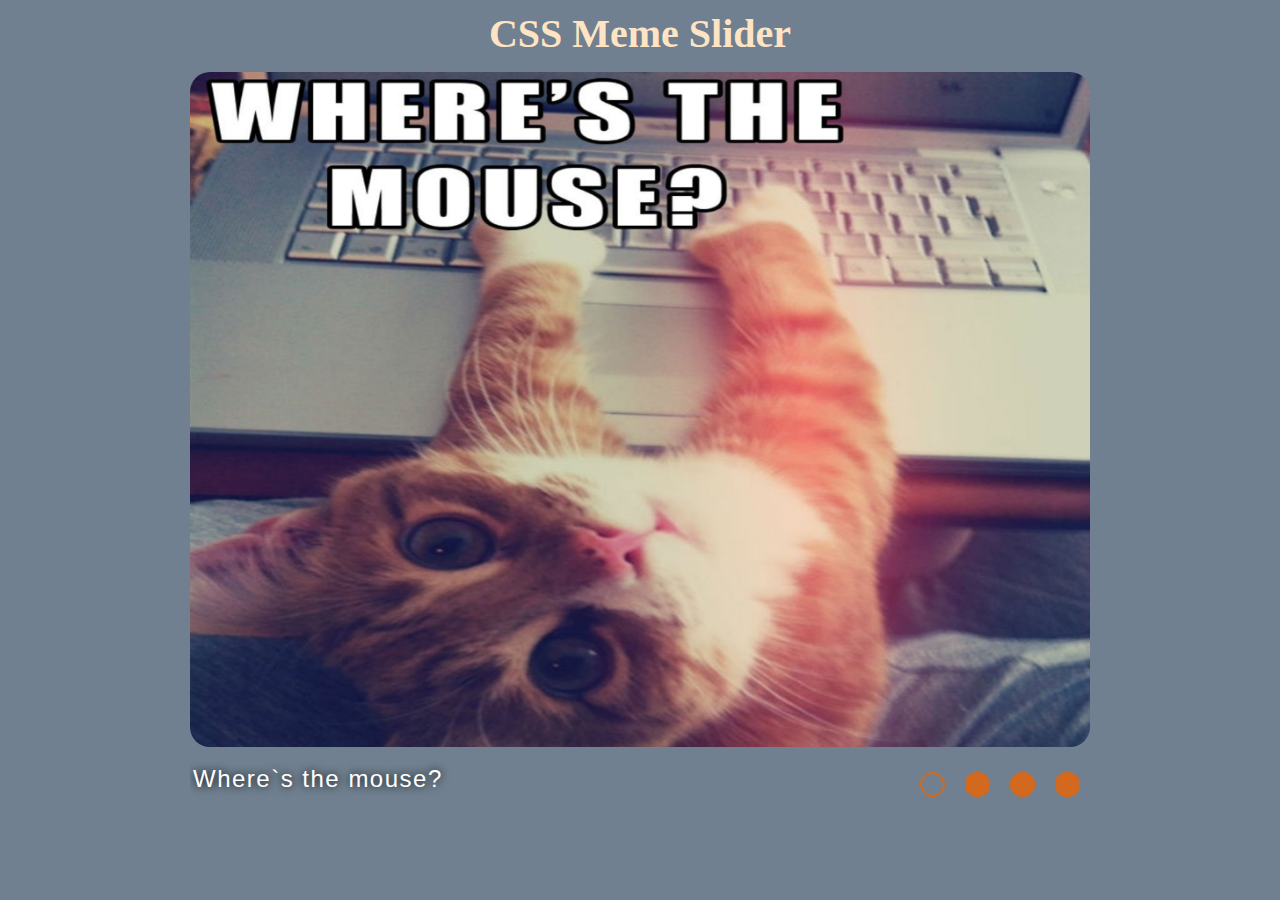
<file: cssMemeSlider/index.html>
<!DOCTYPE html>
<html lang="en">

<head>
  <meta charset="UTF-8">
  <meta http-equiv="X-UA-Compatible" content="IE=edge">
  <meta name="viewport" content="width=device-width, initial-scale=1.0">
  <title>CSS Meme Slider</title>
  <link rel="stylesheet" href="style.css">
</head>

<body>
  <div class="container">
    <div class="content-wrapper">
      <h1>CSS Meme Slider</h1>
      <div class="input-wrapper">
        <input class="input" type="radio" name="control" id="slide1" checked>
        <label class="label" for="slide1"></label>
        <input class="input" type="radio" name="control" id="slide2">
        <label class="label" for="slide2"></label>
        <input class="input" type="radio" name="control" id="slide3">
        <label class="label" for="slide3"></label>
        <input class="input" type="radio" name="control" id="slide4">
        <label class="label" for="slide4"></label>
      </div>
      <div class="text-wrapper">
        <div class="text__carousel">
          <span class="slide-title slide-title_1">Where`s the mouse?</span>
          <span class="slide-title slide-title_2">FREEZE! Paws Up ): </span>
          <span class="slide-title slide-title_3">Run Forrest, RUN!</span>
          <span class="slide-title slide-title_4">Gandalf, NOOOooooo....</span>
        </div>
      </div>
      <div class="slider-wrapper">
        <div class="slider__carousel">
          <img class="slider__image" src="./images/1.jpg" alt="Where`s the mouse">
          <img class="slider__image" src="./images/2.jpg" alt="She was 18">
          <img class="slider__image" src="./images/3.jpg" alt="Run, Forest, run">
          <img class="slider__image" src="./images/4.jpg" alt="Fly, you fools!">
        </div>
      </div>
    </div>
  </div>
</body>

</html>
</file>
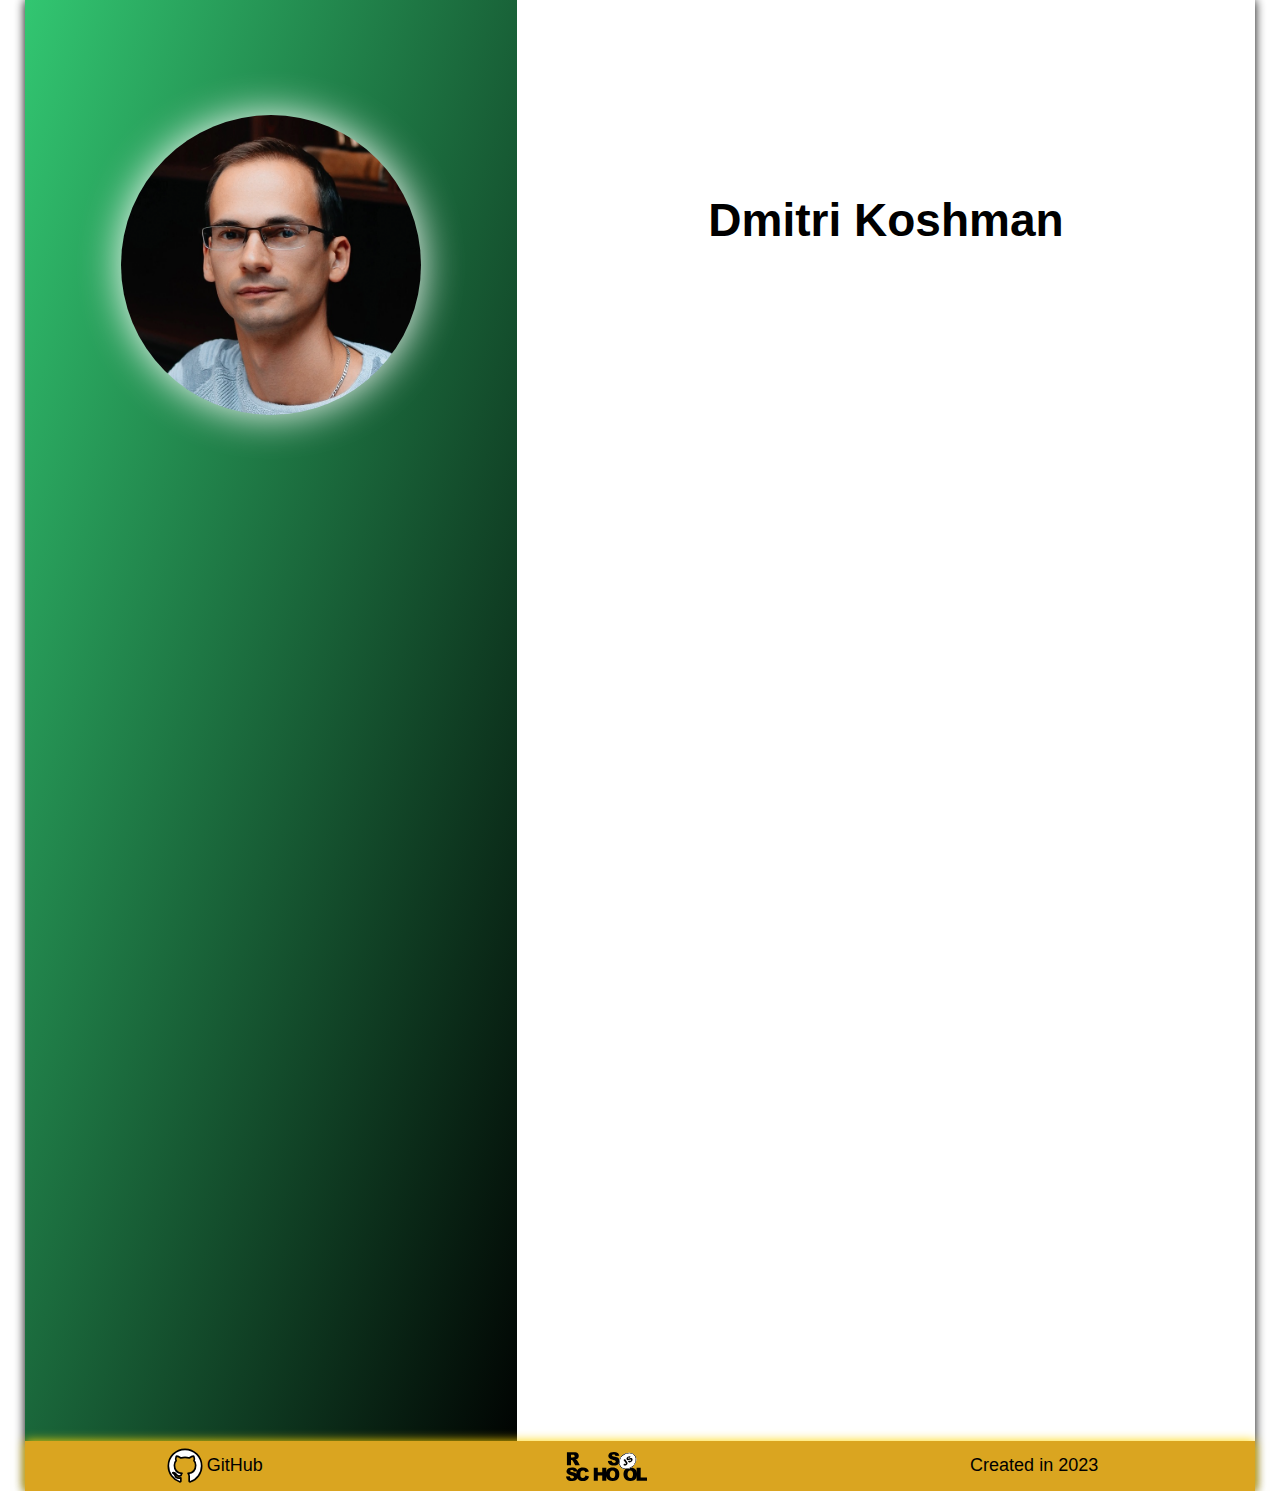
<file: CV/index.html>
<!DOCTYPE html>
<html lang="en">

<head>
    <meta charset="UTF-8">
    <meta http-equiv="X-UA-Compatible" content="IE=edge">
    <meta name="viewport" content="width=device-width, initial-scale=1.0">
    <title>CV</title>
    <link rel="stylesheet" href="src/style.css">
    <script src="src/main.js" defer></script>
</head>

<body>
    <div class="background"></div>
    <!-- NAV -->
    <nav class="nav">
        <ul class="nav-list">
            <li><a class="nav-item" href="#summary">About</a></li>
            <li><a class="nav-item" href="#code">Code</a></li>
            <li><a class="nav-item" href="#education">Education</a></li>
            <li><a class="nav-item" href="#contacts">Contacts</a></li>
            <li><a class="nav-item" href="#skills">Skills</a></li>
            <li><a class="nav-item" href="#experience">Experience</a></li>
            <li><a class="nav-item" href="#lang">Language</a></li>
        </ul>
        <div class="mobileNav">
            <div class="mobileNav-btn"></div>
        </div>
    </nav>
    <!-- HEADER -->
    <header>
        <div class="profile">
            <img class="logo" src="assets/avatar.png" alt="My photo">
        </div>
        <h1>Dmitri Koshman</h1>
    </header>
    <!-- CONTENT -->
    <div class="container">
        <main>
            <!-- SUMMARY -->
            <section class="section" id="summary">
                <h2 class="section-title--right">Summary</h2>
                <p>
                    My passion for programming started at school. I have been trying to design website layouts. However,
                    it remained only a hobby at that time. I decided to build my career in the industrial sector. But
                    the craving for coding remained throughout life.
                </p>
                <p>
                    For 4 years I have been working in the energy sector as an automatization process control engineer.
                    I develop programs for industrial controllers and user interface (HMI, SCADA). I realized that all
                    my life I liked coding, so now I want to change the field of activity. I dedicate my free time to
                    self-studying for the front-end developer profession in every possible way and I hope to become one
                    soon. I have two higher technical educations, a creative mindset, developed self-discipline and
                    self-learning.
                </p>
                <p>
                    From this course I look forward to consolidating my knowledge and acquiring new skills.
                </p>
            </section>
            <!-- CODE -->
            <section class="section" id="code">
                <h2 class="section-title--right">Code example</h2>
                <p>
                    <i>KATA from CODEWARS: You are given an array (which will have a length of at least 3, but could be
                        very large) containing integers. The array is either entirely comprised of odd integers or
                        entirely comprised of even integers except for a single integer N. Write a method that takes the
                        array as an argument and returns this "outlier" N.</i>
                </p>
                <br>
                <pre class="code">
                    <code>
    <span class="code-blue">function</span> <span class="code-lightYellow">findOutlier</span><span class="code-orange">(</span>integers<span class="code-orange">) {</span>
        <span class="code-blue">let</span> evens = integers.<span class="code-lightYellow">filter</span><span class="code-purple">(</span>item <span class="code-blue">=></span> item % <span class="code-green">2</span> === <span class="code-green">0</span><span class="code-purple">)</span>;
        <span class="code-blue">let</span> odds = integers.<span class="code-lightYellow">filter</span><span class="code-purple">(</span>item <span class="code-blue">=></span> item % <span class="code-green">2</span> !== <span class="code-green">0</span><span class="code-purple">)</span>;
        <span class="code-purple">return</span> evens.length > odds.length ? odds<span class="code-purple">[</span>0<span class="code-purple">]</span> : evens<span class="code-purple">[</span>0<span class="code-purple">]</span>;
    <span class="code-orange">}</span></code>
                </pre>
            </section>
            <!-- EDUCATION -->
            <section class="section" id="education">
                <h2 class="section-title--right">Education</h2>
                <ul class="education-list">
                    <li>Belarusian-Russian University
                        <ul class="education-list__inner">
                            <li>Automatic Electric Drivers</li>
                        </ul>
                    </li>
                    <li>Belarusian National Technical University
                        <ul class="education-list__inner">
                            <li>Technical operation of thermal power plants and heat supply systems</li>
                        </ul>
                    </li>
                    <li>Internet
                        <ul class="education-list__inner">
                            <li><a class="refs" href="https://developer.mozilla.org/en-US/docs/Web"
                                    title="MDN">HTML/CSS</a></li>
                            <li><a class="refs" href="https://learn.javascript.ru/"
                                    title="learn.javascript.ru">JavaScript</a></li>
                            <li><a class="refs" href="https://react.dev/" title="react.dev">React</a></li>
                        </ul>
                    </li>
                </ul>
            </section>
        </main>
        <aside>
            <!-- CONTACTS -->
            <section class="section" id="contacts">
                <h2 class="section-title--left">Contact Me</h2>
                <ul class="aside-list aside-list--contacts">
                    <li>
                        <address>Location: Belarus, Mogilev</address>
                    </li>
                    <li>Phone: +375-44-794-94-17</li>
                    <li>E-mail: <a class="refs" href="mailto:i9195be@gmail.com" title="gmail">i9195be@gmail.com</a></li>
                    <li>GitHub: <a class="refs" href="https://github.com/Koshman-Dmitri"
                            title="GitHub">Koshman-Dmitri</a></li>
                    <li>Telegram: <a class="refs" href="https://t.me/dm_kosh" title="telegram">@dm_kosh</a></li>
                </ul>
            </section>
            <!-- SKILLS -->
            <section class="section" id="skills">
                <h2 class="section-title--left">Skills</h2>
                <ul class="aside-list aside-list--skills">
                    <li>HTML5</li>
                    <li>CSS3</li>
                    <li>JavaScript</li>
                    <li>React</li>
                    <li>Git, GitHub</li>
                    <li>Soft skills</li>
                </ul>
            </section>
            <!-- EXPERIENCE -->
            <section class="section" id="experience">
                <h2 class="section-title--left">Experience</h2>
                <p>
                    No experience with commercial project development.<br>
                    Here is an <a class="refs" href="https://koshman-dmitri.github.io/AXIT/" title="AXIT">example</a> of
                    my early work.
                </p>
            </section>
            <!-- LANGUAGE -->
            <section class="section" id="lang">
                <h2 class="section-title--left">Languages</h2>
                <ul>
                    <li>Russian - Native</li>
                    <li>English - Intermediate (B1)</li>
                </ul>
            </section>
        </aside>
    </div>
    <!-- FOOTER -->
    <footer>
        <a class="footer-git" href="https://github.com/Koshman-Dmitri" title="GitHub">GitHub</a>
        <a class="rs-school" href="https://rs.school/js/" title="RS.School"></a>
        <time datetime="2023">Created in 2023</time>
    </footer>
</body>

</html>
</file>
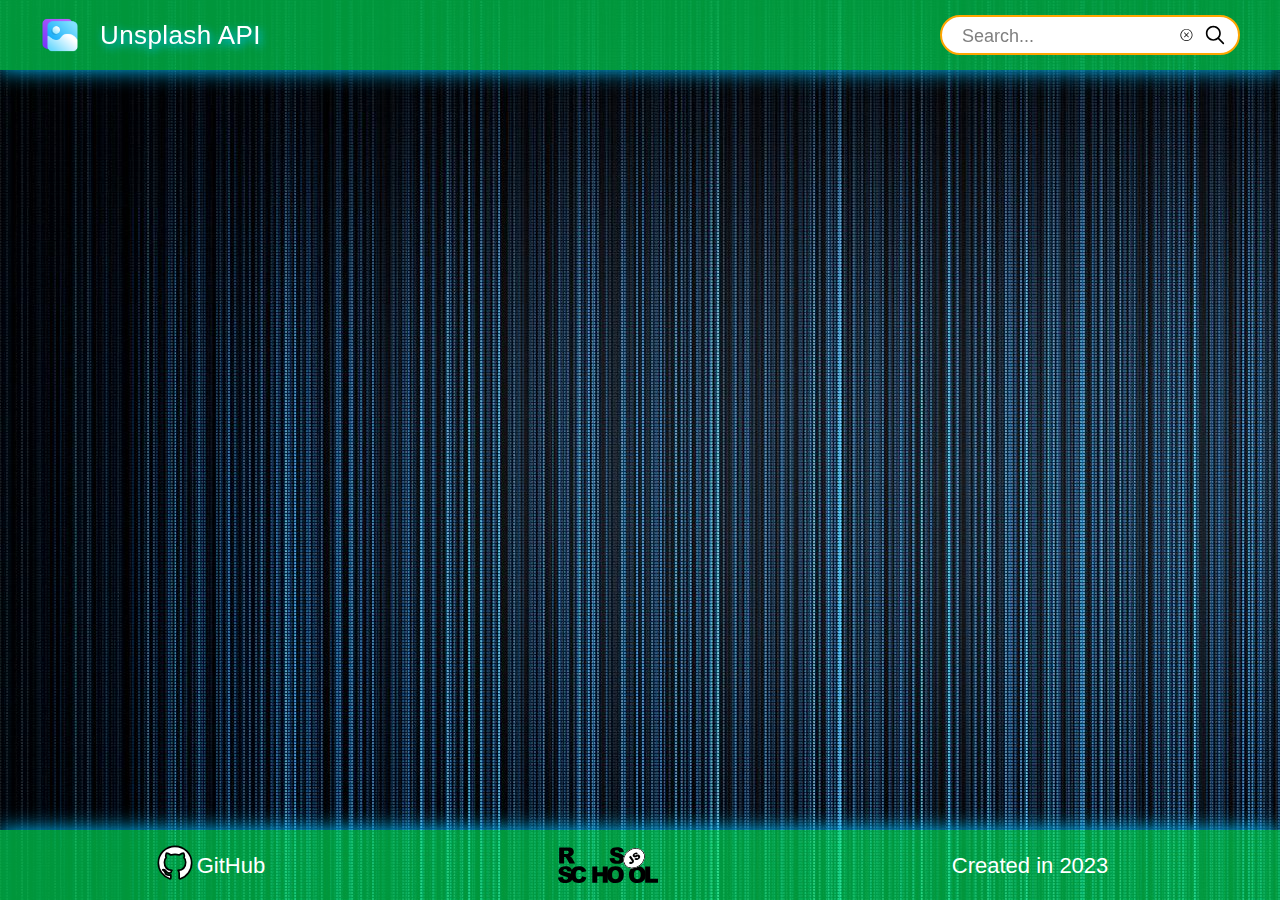
<file: image-gallery/index.html>
<!DOCTYPE html>
<html lang="en">

<head>
  <meta charset="UTF-8">
  <meta http-equiv="X-UA-Compatible" content="IE=edge">
  <meta name="viewport" content="width=device-width, initial-scale=1.0">
  <title>Image gallery</title>
  <link rel="icon" type="image/png" href="favicon16.png" />
  <link rel="stylesheet" href="src/style.css">
  <script src="src/main.js" defer></script>
</head>

<body>
  <!-- HEADER -->
  <header class="header-wrapper">
    <div class="container">
      <div class="header">
        <!-- logo -->
        <div class="logo-wrapper">
          <img class="header__logo" src="assets/logo.png" alt="logo">
          <h1 class="header__title">Unsplash API</h1>
        </div>
        <!-- next page -->
        <div class="page-wrapper">
          <div class="page-stats">
            <span id="total-count"></span>
            <span id="page-count"></span>
          </div>
          <input
            class="filter__next"
            id="next"
            type="button"
            name="search"
            value="Next"
          >
        </div>
        <!-- search -->
        <div class="filter-wrapper">
          <input
            class="filter__input"
            id="search"
            type="text"
            name="search"
            placeholder="Search..."
            autocomplete="off"
            autofocus
          >
          <svg class="filter__icon-search"><use href="assets/sprite.svg#search-icon"></use></svg>
          <svg class="filter__icon-delete"><use href="assets/sprite.svg#delete-icon"></use></svg>
        </div>
      </div>
    </div>
  </header>
  <!-- MAIN -->
  <main class="main-wrapper">
    <div class="container">
      <div class="main"></div>
    </div>
  </main>
  <!-- FOOTER -->
  <footer class="footer-wrapper">
    <div class="container">
      <div class="footer">
        <a class="footer-git" href="https://github.com/Koshman-Dmitri" title="GitHub">GitHub</a>
        <a class="rs-school" href="https://rs.school/js/" title="RS.School"></a>
        <time datetime="2023">Created in 2023</time>
      </div>
    </div>
  </footer>
</body>

</html>
</file>
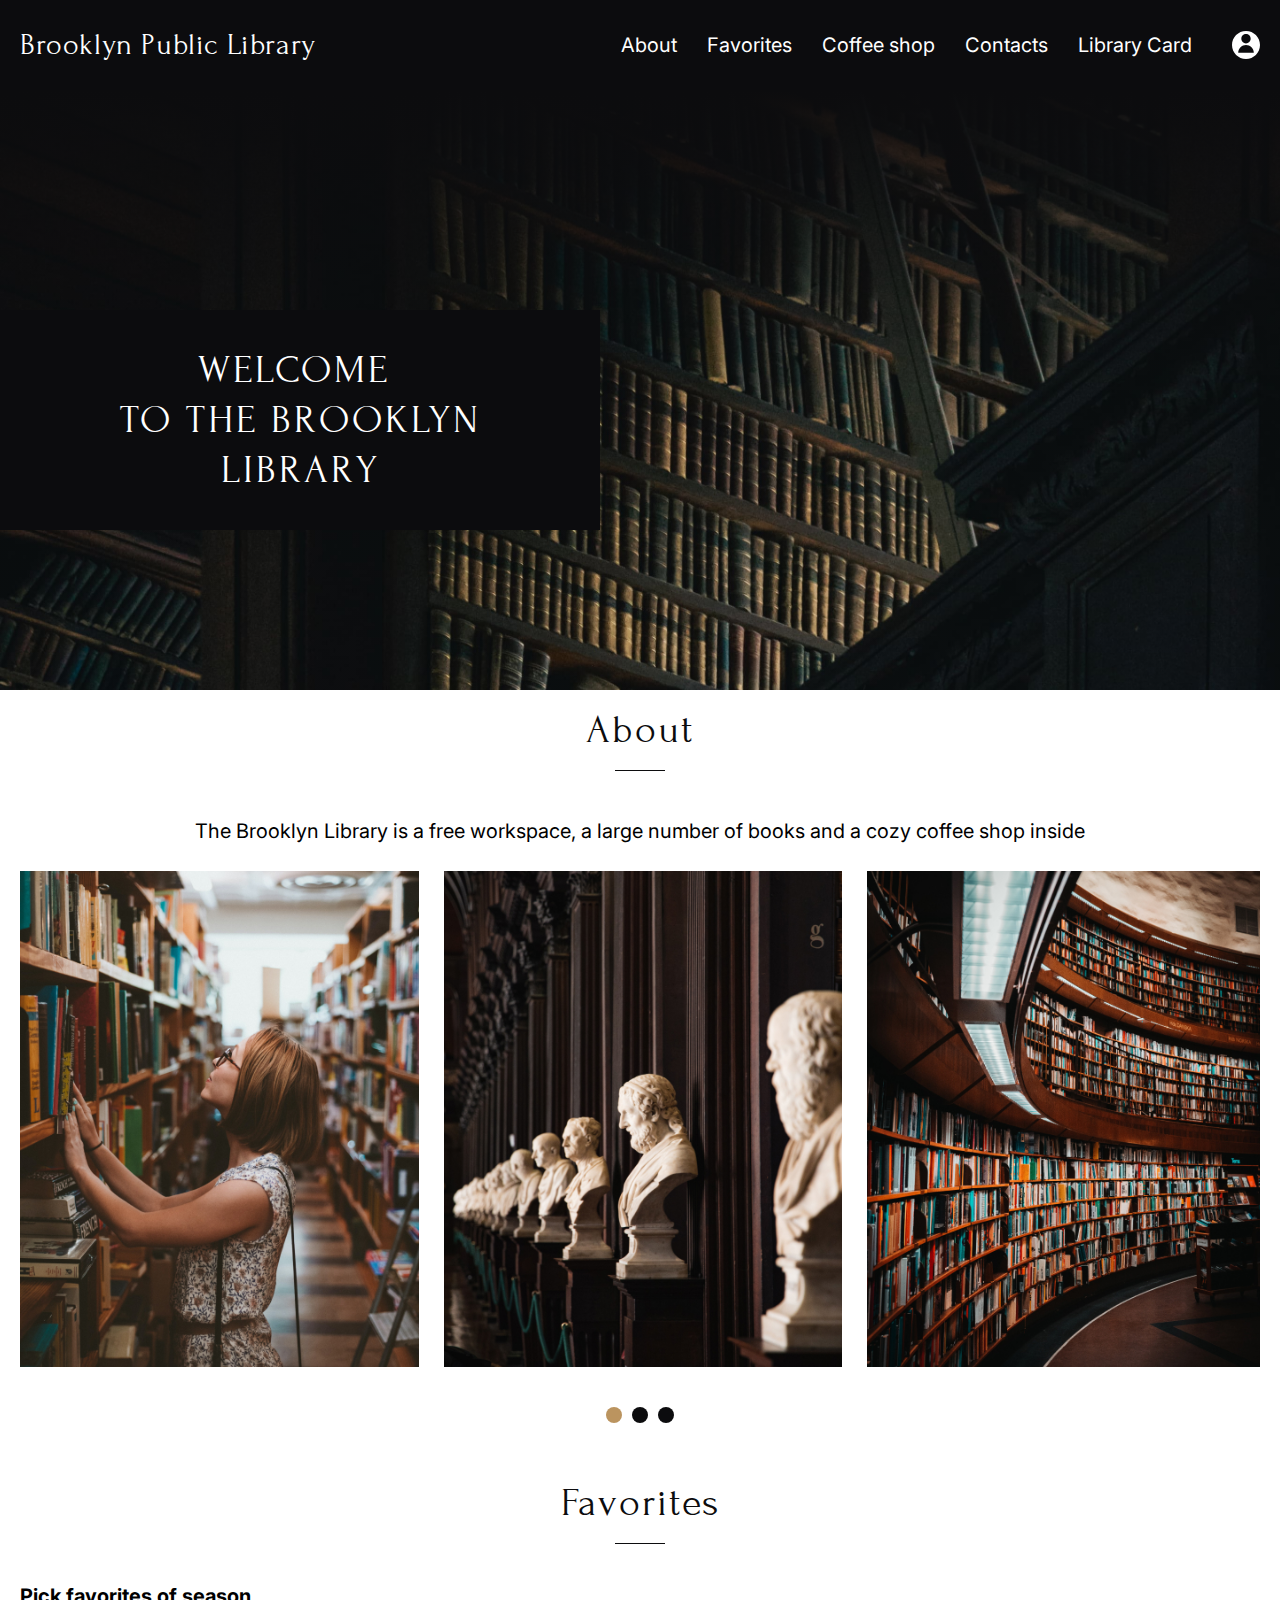
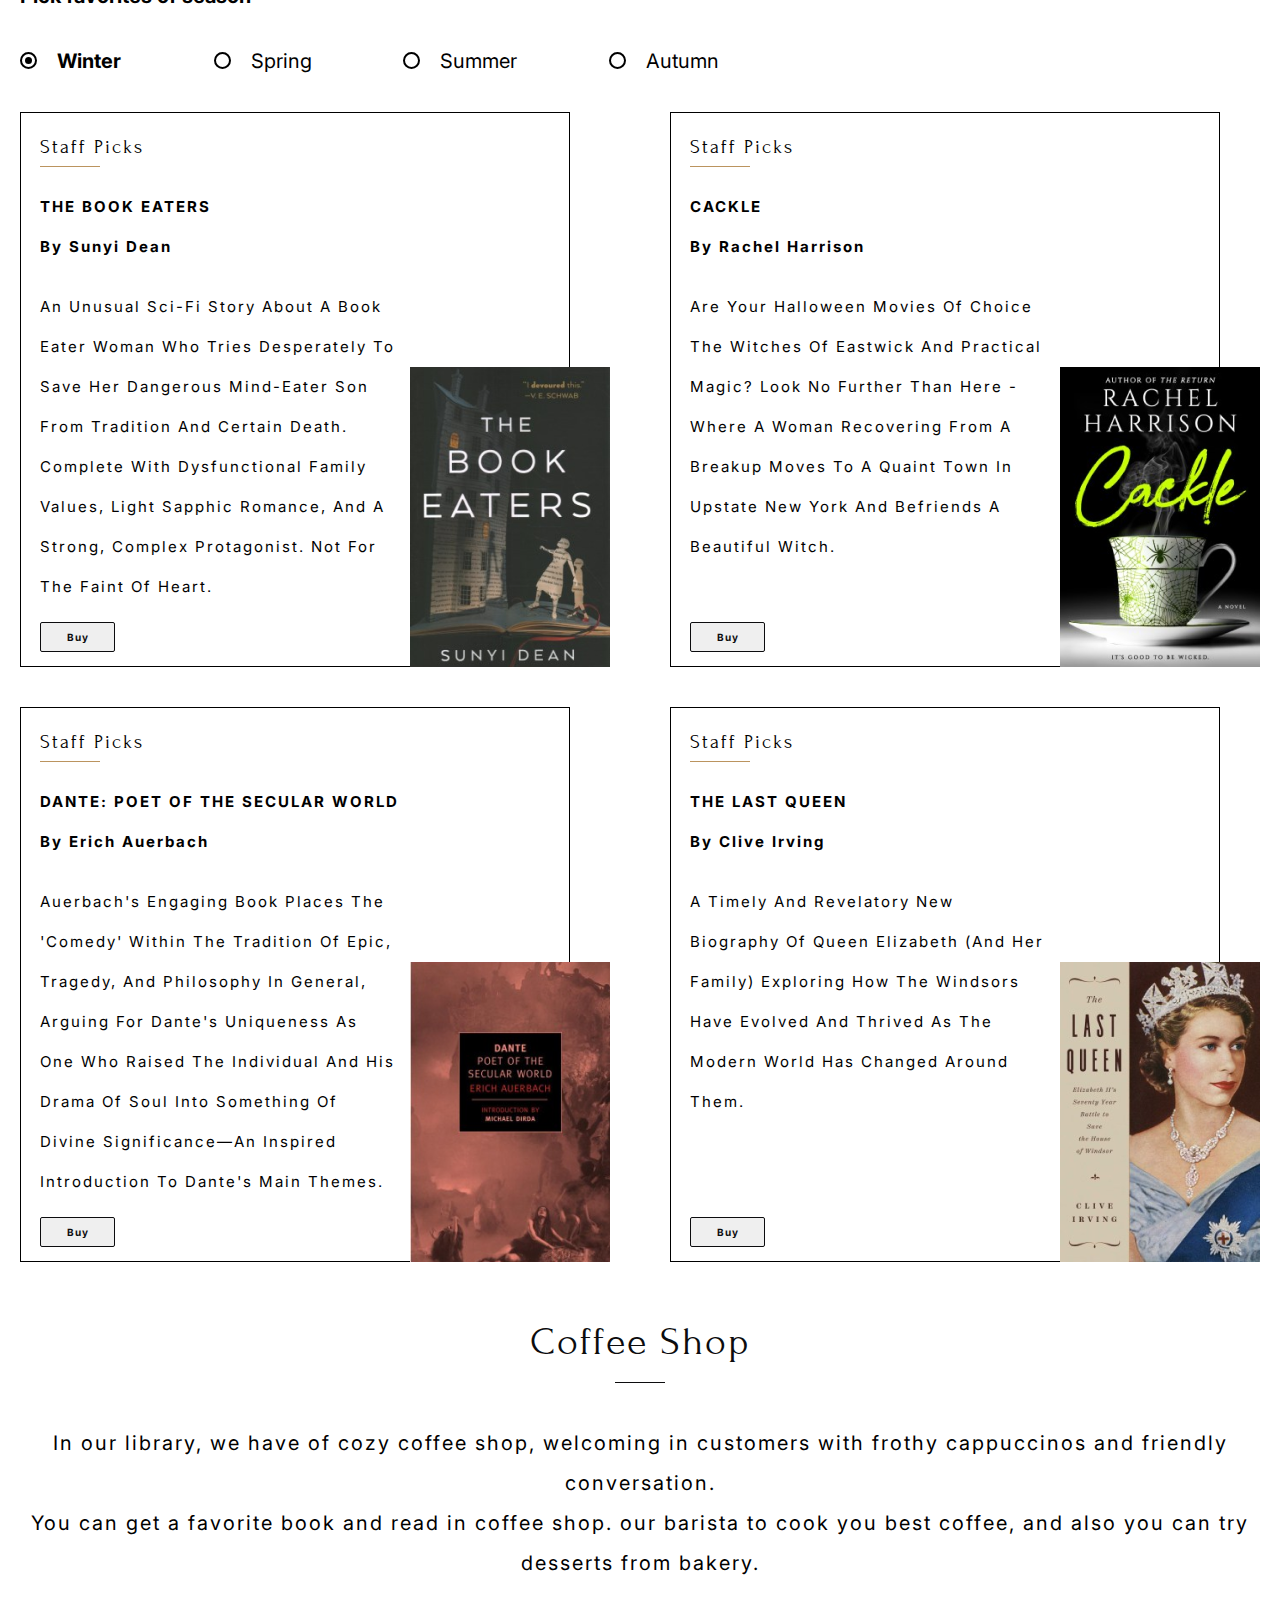
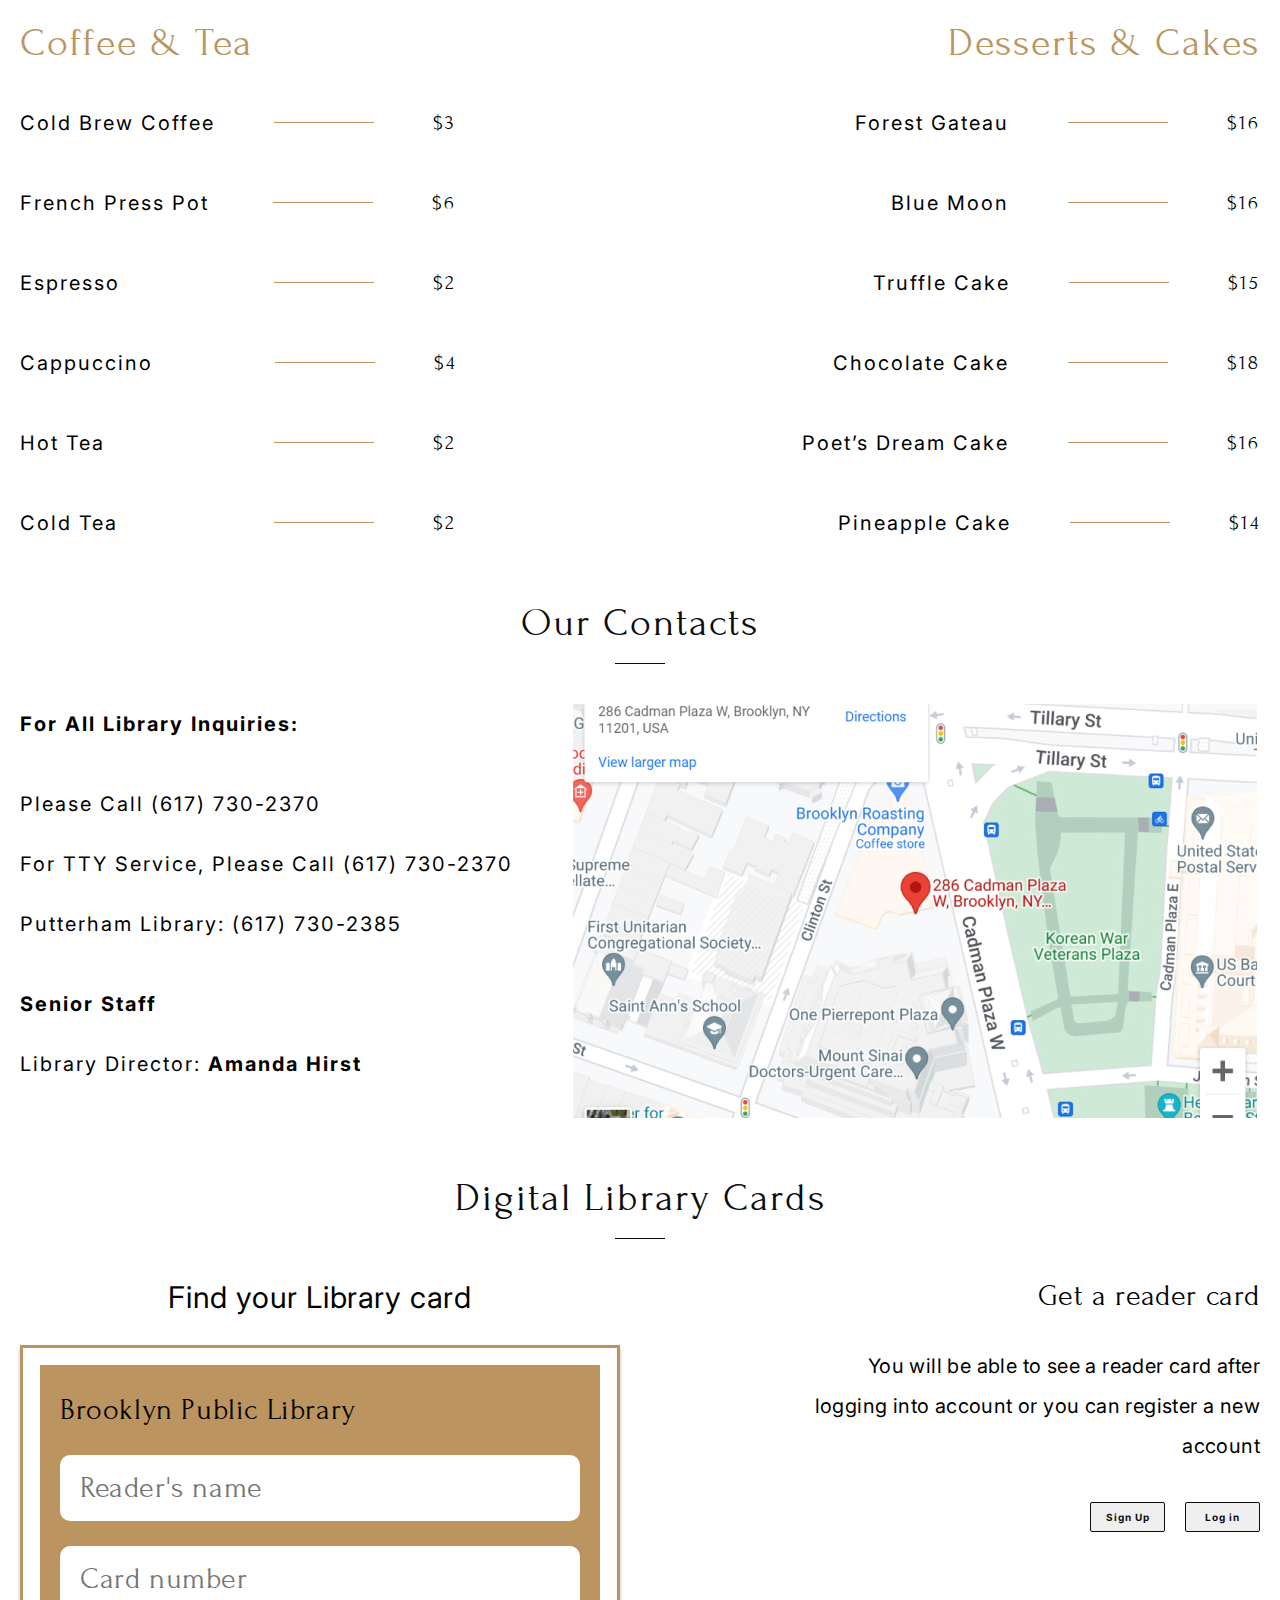
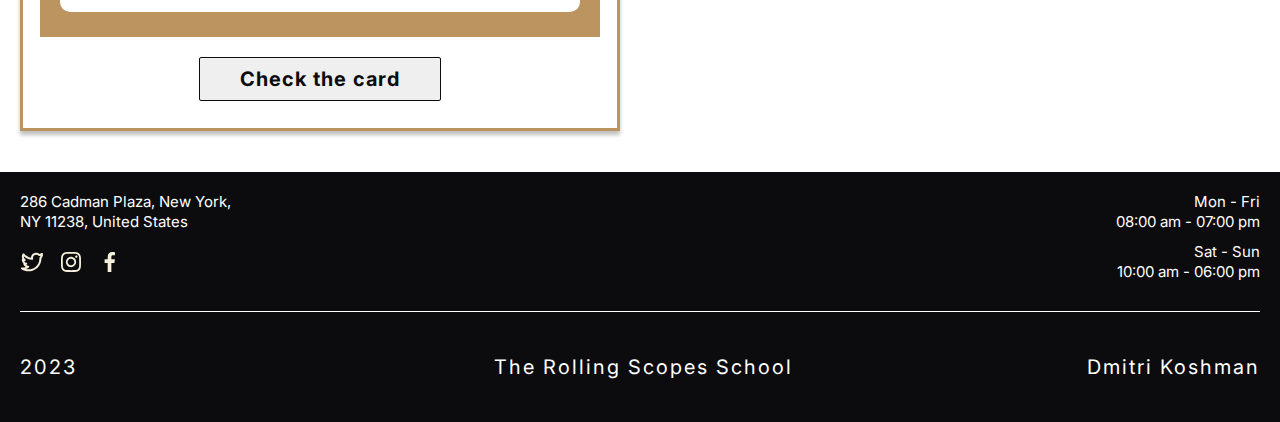
<file: library/index.html>
<!DOCTYPE html>
<html lang="en">

<head>
  <meta charset="UTF-8">
  <meta http-equiv="X-UA-Compatible" content="IE=edge">
  <meta name="viewport" content="width=device-width, initial-scale=1.0">
  <title>Library</title>
  <link rel="preconnect" href="https://fonts.googleapis.com">
  <link rel="preconnect" href="https://fonts.gstatic.com" crossorigin>
  <link href="https://fonts.googleapis.com/css2?family=Forum&family=Inter:wght@400;700&display=swap" rel="stylesheet">
  <link rel="icon" type="image/png" href="favicon.png">
  <link rel="stylesheet" href="src/style.css">
  <script src="src/index.js" defer></script>
</head>

<body>
  <div class="wrapper">
    <!-- HEADER -->
    <header class="header">
      <div class="container">
        <div class="header__inner">
          <h1 class="title">Brooklyn Public Library</h1>
          <nav class="menu">
            <ul class="menu__list">
              <li><a class="menu__list-item" href="#about">About</a></li>
              <li><a class="menu__list-item" href="#favorites">Favorites</a></li>
              <li><a class="menu__list-item" href="#coffee-shop">Coffee shop</a></li>
              <li><a class="menu__list-item" href="#contacts">Contacts</a></li>
              <li><a class="menu__list-item" href="#cards">Library Card</a></li>
            </ul>
          </nav>
          <div class="profile-btn">
            <svg class="profile-btn__no-auth">
              <use href="assets/icons/sprite.svg#icon-profile"></use>
            </svg>
            <div class="profile-btn__auth"></div>
            <div class="drop-menu-profile">
              <span class="drop-menu-profile__title">Profile</span>
              <span class="drop-menu-profile__after-title"></span>
              <span class="drop-menu-profile__first-item link"></span>
              <span class="drop-menu-profile__second-item link"></span>
            </div>
          </div>
          <div class="burger">
            <span class="burger__element"></span>
            <span class="burger__element"></span>
            <span class="burger__element"></span>
          </div>
        </div>
      </div>
    </header>
    <!-- MAIN -->
    <main class="main">
      <!-- Welcome -->
      <section class="section-welcome">
        <div class="container">
          <h3 class="welcome-title">Welcome&nbsp;<br>to the Brooklyn<br> Library</h3>
        </div>
      </section>
      <!-- About -->
      <section id="about">
        <div class="container">
          <div class="section-about">
            <h2 class="section__title">About</h2>
            <p class="section__content">
              The Brooklyn Library is a free workspace, a large number of books and a cozy coffee shop inside
            </p>
            <div class="carousel__content-wrapper">
              <button class="carousel__button carousel__button-left"></button>
              <div class="carousel__wrapper">            
                <div class="carousel">
                  <div class="carousel__item">
                    <img src="assets/about/image-1.jpg" alt="Visitors">
                  </div>
                  <div class="carousel__item">
                    <img src="assets/about/image-2.jpg" alt="Interior">
                  </div>
                  <div class="carousel__item">
                    <img src="assets/about/image-3.jpg" alt="Book shelvings">
                  </div>
                  <div class="carousel__item">
                    <img src="assets/about/image-4.jpg" alt="Book racks">
                  </div>
                  <div class="carousel__item">
                    <img src="assets/about/image-5.jpg" alt="Exterior">
                  </div>
                </div>              
              </div>
              <button class="carousel__button carousel__button-right"></button>
            </div>
            <div class="carousel__pagination">
              <span class="pagination__item-wrapper">
                <button class="pagination__item pagination__item_active"></button>
              </span>
              <span class="pagination__item-wrapper">
                <button class="pagination__item"></button>
              </span>
              <span class="pagination__item-wrapper">
                <button class="pagination__item"></button>
              </span>
              <span class="pagination__item-wrapper">
                <button class="pagination__item"></button>
              </span>
              <span class="pagination__item-wrapper">
                <button class="pagination__item"></button>
              </span>
            </div>
          </div>
        </div>
      </section>
      <!-- Favorites -->
      <section id="favorites">
        <div class="container">
          <div class="section-favorites">
            <h2 class="section__title">Favorites</h2>
            <div class="favorites__filter">
              <p class="section__subcontent">Pick favorites of season</p>
              <form class="favorites__form" action="/">
                <input class="custom-radio" type="radio" id="winter" name="season" value="winter" checked>
                <label for="winter">Winter</label>
                <input class="custom-radio" type="radio" id="spring" name="season" value="spring">
                <label for="spring">Spring</label>
                <input class="custom-radio" type="radio" id="summer" name="season" value="summer">
                <label for="summer">Summer</label>
                <input class="custom-radio" type="radio" id="autumn" name="season" value="autumn">
                <label for="autumn">Autumn</label>
              </form>
            </div>
            <div class="section-favorite__content">
              <div data-season="winter" class="book">
                <p class="book__reference">Staff Picks</p>
                <h4 class="book__title">The Book Eaters</h4>
                <h5 class="book__author">By Sunyi Dean</h5>
                <p class="book__description">
                  An unusual sci-fi story about a book eater woman who tries desperately to save her dangerous mind-eater son from tradition and certain death. Complete with dysfunctional family values, light Sapphic romance, and a strong, complex protagonist. Not for the faint of heart.
                </p>
                <img class="book__cover" src="assets/books/the-book-eaters.png" alt="Book cover">
                <button class="button button_buy">Buy</button>
              </div>
              <div data-season="winter" class="book">
                <p class="book__reference">Staff Picks</p>
                <h4 class="book__title">Cackle</h4>
                <h5 class="book__author">By Rachel Harrison</h5>
                <p class="book__description">
                  Are your Halloween movies of choice The Witches of Eastwick and Practical Magic? Look no further than here - where a woman recovering from a breakup moves to a quaint town in upstate New York and befriends a beautiful witch.
                </p>
                <img class="book__cover" src="assets/books/cackle.png" alt="Book cover">
                <button class="button button_buy">Buy</button>
              </div>
              <div data-season="winter" class="book">
                <p class="book__reference">Staff Picks</p>
                <h4 class="book__title">Dante: Poet of the Secular World</h4>
                <h5 class="book__author">By Erich Auerbach</h5>
                <p class="book__description">
                  Auerbach's engaging book places the 'Comedy' within the tradition of epic, tragedy, and philosophy in general, arguing for Dante's uniqueness as one who raised the individual and his drama of soul into something of divine significance—an inspired introduction to Dante's main themes.
                </p>
                <img class="book__cover" src="assets/books/dante.png" alt="Book cover">
                <button class="button button_buy">Buy</button>
              </div>
              <div data-season="winter" class="book">
                <p class="book__reference">Staff Picks</p>
                <h4 class="book__title">The Last Queen</h4>
                <h5 class="book__author">By Clive Irving</h5>
                <p class="book__description">
                  A timely and revelatory new biography of Queen Elizabeth (and her family) exploring how the Windsors have evolved and thrived as the modern world has changed around them.
                </p>
                <img class="book__cover" src="assets/books/the-last-queen.png" alt="Book cover">
                <button class="button button_buy">Buy</button>
              </div>
              <div data-season="spring" class="book">
                <p class="book__reference">Staff Picks</p>
                <h4 class="book__title">The Body</h4>
                <h5 class="book__author">By Stephen King</h5>
                <p class="book__description">
                  Powerful novel that takes you back to a nostalgic time, exploring both the beauty and danger and loss of innocence that is youth.
                </p>
                <img class="book__cover" src="assets/books/the-body.png" alt="Book cover">
                <button class="button button_buy">Buy</button>
              </div>
              <div data-season="spring" class="book">
                <p class="book__reference">Staff Picks</p>
                <h4 class="book__title">Carry: A Memoir of Survival on Stolen Land</h4>
                <h5 class="book__author">By Toni Jenson</h5>
                <p class="book__description">
                  This memoir about the author's relationship with gun violence feels both expansive and intimate, resulting in a lyrical indictment of the way things are.
                </p>
                <img class="book__cover" src="assets/books/carry.png" alt="Book cover">
                <button class="button button_buy">Buy</button>
              </div>
              <div data-season="spring" class="book">
                <p class="book__reference">Staff Picks</p>
                <h4 class="book__title">Days of Distraction</h4>
                <h5 class="book__author">By Alexandra Chang</h5>
                <p class="book__description">
                  A sardonic view of Silicon Valley culture, a meditation on race, and a journal of displacement and belonging, all in one form-defying package of spare prose.
                </p>
                <img class="book__cover" src="assets/books/days-of-distraction.png" alt="Book cover">
                <button class="button button_buy">Buy</button>
              </div>
              <div data-season="spring" class="book">
                <p class="book__reference">Staff Picks</p>
                <h4 class="book__title">Dominicana</h4>
                <h5 class="book__author">By Angie Cruz</h5>
                <p class="book__description">
                  A fascinating story of a teenage girl who marries a man twice her age with the promise to bring her to America. Her marriage is an opportunity for her family to eventually immigrate. For fans of Isabel Allende and Julia Alvarez.
                </p>
                <img class="book__cover" src="assets/books/dominicana.png" alt="Book cover">
                <button class="button button_buy">Buy</button>
              </div>
              <div data-season="summer" class="book">
                <p class="book__reference">Staff Picks</p>
                <h4 class="book__title">Crude: A Memoir</h4>
                <h5 class="book__author">By Pablo Fajardo & Sophie Tardy-Joubert</h5>
                <p class="book__description">
                  Drawing and color by Damien Roudeau | This book illustrates the struggles of a group of indigenous Ecuadoreans as they try to sue the ChevronTexaco company for damage their oil fields did to the Amazon and her people
                </p>
                <img class="book__cover" src="assets/books/crude.png" alt="Book cover">
                <button class="button button_buy">Buy</button>
              </div>
              <div data-season="summer" class="book">
                <p class="book__reference">Staff Picks</p>
                <h4 class="book__title">Let My People Go Surfing</h4>
                <h5 class="book__author">By Yvon Chouinard</h5>
                <p class="book__description">
                  Chouinard—climber, businessman, environmentalist—shares tales of courage and persistence from his experience of founding and leading Patagonia, Inc. Full title: Let My People Go Surfing: The Education of a Reluctant Businessman, Including 10 More Years of Business Unusual.
                </p>
                <img class="book__cover" src="assets/books/let-my-people-go-surfing.png" alt="Book cover">
                <button class="button button_buy">Buy</button>
              </div>
              <div data-season="summer" class="book">
                <p class="book__reference">Staff Picks</p>
                <h4 class="book__title">The Octopus Museum: Poems</h4>
                <h5 class="book__author">By Brenda Shaughnessy</h5>
                <p class="book__description">
                  This collection of bold and scathingly beautiful feminist poems imagines what comes after our current age of environmental destruction, racism, sexism, and divisive politics.
                </p>
                <img class="book__cover" src="assets/books/the-octopus-museum.png" alt="Book cover">
                <button class="button button_buy">Buy</button>
              </div>
              <div data-season="summer" class="book">
                <p class="book__reference">Staff Picks</p>
                <h4 class="book__title">Shark Dialogues: A Novel</h4>
                <h5 class="book__author">By Kiana Davenport</h5>
                <p class="book__description">
                  An epic saga of seven generations of one family encompasses the tumultuous history of Hawaii as a Hawaiian woman gathers her four granddaughters together in an erotic tale of villains and dreamers, queens and revolutionaries, lepers and healers.
                </p>
                <img class="book__cover" src="assets/books/shark-dialogues.png" alt="Book cover">
                <button class="button button_buy">Buy</button>
              </div>
              <div data-season="autumn" class="book">
                <p class="book__reference">Staff Picks</p>
                <h4 class="book__title">Casual Conversation</h4>
                <h5 class="book__author">By Renia White</h5>
                <p class="book__description">
                  White's impressive debut collection takes readers through and beyond the concepts of conversation and the casual - both what we say to each other and what we don't, examining the possibilities around how we construct and communicate identity. 
                </p>
                <img class="book__cover" src="assets/books/casual-conversation.png" alt="Book cover">
                <button class="button button_buy">Buy</button>
              </div>
              <div data-season="autumn" class="book">
                <p class="book__reference">Staff Picks</p>
                <h4 class="book__title">The Great Fire</h4>
                <h5 class="book__author">By Lou Ureneck</h5>
                <p class="book__description">
                  The harrowing story of an ordinary American and a principled Naval officer who, horrified by the burning of Smyrna, led an extraordinary rescue effort that saved a quarter of a million refugees from the Armenian Genocide
                </p>
                <img class="book__cover" src="assets/books/the-great-fire.png" alt="Book cover">
                <button class="button button_buy">Buy</button>
              </div>
              <div data-season="autumn" class="book">
                <p class="book__reference">Staff Picks</p>
                <h4 class="book__title">Rickey: The Life and Legend</h4>
                <h5 class="book__author">By Howard Bryant</h5>
                <p class="book__description">
                  With the fall rolling around, one can't help but think of baseball's postseason coming up! And what better way to prepare for it than reading the biography of one of the game's all-time greatest performers, the Man of Steal, Rickey Henderson?
                </p>
                <img class="book__cover" src="assets/books/rickey.png" alt="Book cover">
                <button class="button button_buy">Buy</button>
              </div>
              <div data-season="autumn" class="book">
                <p class="book__reference">Staff Picks</p>
                <h4 class="book__title">Slug: And Other Stories</h4>
                <h5 class="book__author">By Megan Milks</h5>
                <p class="book__description">
                  Exes Tegan and Sara find themselves chained together by hairballs of codependency. A father and child experience the shared trauma of giving birth to gods from their wounds.
                </p>
                <img class="book__cover" src="assets/books/slug.png" alt="Book cover">
                <button class="button button_buy">Buy</button>
              </div>
            </div>
          </div>
        </div>
      </section>
      <!-- Coffee shop -->
      <section id="coffee-shop">
        <div class="container">
          <div class="section-coffee-shop">
            <h2 class="section__title">Coffee shop</h2>
            <div class="section__content section__content_cofee-shop">
              <p>
                In our library, we have of cozy coffee shop, welcoming in customers with frothy cappuccinos and friendly conversation.
              </p>
              <p>
                You can get a favorite book and read in coffee shop. our barista to cook you best coffee, and also you can try desserts from bakery.
              </p>
            </div>
            <div class="shop">
              <div class="shop__item">
                <p class="shop__item__title">Coffee & Tea</p>
                <ul class="bill">
                  <li class="bill__item">
                    <p class="bill__title">Cold Brew Coffee</p>
                    <span class="bill__line"></span>
                    <p class="bill__price">$3</p>
                  </li>
                  <li class="bill__item">
                    <p class="bill__title">French Press Pot</p>
                    <span class="bill__line"></span>
                    <p class="bill__price">$6</p>
                  </li>
                  <li class="bill__item">
                    <p class="bill__title">Espresso</p>
                    <span class="bill__line"></span>
                    <p class="bill__price">$2</p>
                  </li>
                  <li class="bill__item">
                    <p class="bill__title">Cappuccino</p>
                    <span class="bill__line"></span>
                    <p class="bill__price">$4</p>
                  </li>
                  <li class="bill__item">
                    <p class="bill__title">Hot tea</p>
                    <span class="bill__line"></span>
                    <p class="bill__price">$2</p>
                  </li>
                  <li class="bill__item">
                    <p class="bill__title">Cold tea</p>
                    <span class="bill__line"></span>
                    <p class="bill__price">$2</p>
                  </li>
                </ul>
              </div>
              <div class="shop__item shop__item_right">
                <p class="shop__item__title">Desserts & Cakes</p>
                <ul class="bill">
                  <li class="bill__item">
                    <p class="bill__title">Forest Gateau</p>
                    <span class="bill__line"></span>
                    <p class="bill__price">$16</p>
                  </li>
                  <li class="bill__item">
                    <p class="bill__title">Blue Moon</p>
                    <span class="bill__line"></span>
                    <p class="bill__price">$16</p>
                  </li>
                  <li class="bill__item">
                    <p class="bill__title">Truffle Cake</p>
                    <span class="bill__line"></span>
                    <p class="bill__price">$15</p>
                  </li>
                  <li class="bill__item">
                    <p class="bill__title">Chocolate Cake</p>
                    <span class="bill__line"></span>
                    <p class="bill__price">$18</p>
                  </li>
                  <li class="bill__item">
                    <p class="bill__title">Poet&#8217;s Dream Cake</p>
                    <span class="bill__line"></span>
                    <p class="bill__price">$16</p>
                  </li>
                  <li class="bill__item">
                    <p class="bill__title">Pineapple Cake</p>
                    <span class="bill__line"></span>
                    <p class="bill__price">$14</p>
                  </li>
                </ul>
              </div>
            </div>
          </div>
        </div>
      </section>
      <!-- Our contacts -->
      <section id="contacts">
        <div class="container">
          <div class="section-contacts">
            <h2 class="section__title">Our Contacts</h2>
            <div class="contacts-content__wrapper">
              <div class="contacts__feedback">
                <p class="contacts__text contacts__text_bold">For all Library inquiries:</p>
                <p class="contacts__text">Please call <a class="link" href="tel:+76177302370">(617) 730-2370</a></p>
                <p class="contacts__text">For TTY service, please call <a class="link" href="tel:+76177302370">(617) 730-2370</a></p>
                <p class="contacts__text">Putterham Library: <a class="link" href="tel:+76177302385">(617) 730-2385</a></p>
                <p class="contacts__text contacts__text_bold">Senior Staff</p>
                <p class="contacts__text">Library Director: <a class="link contacts__text_bold" href="mailto:AmandaHirst@gmail.com">Amanda Hirst</a></p>
              </div>
              <img src="assets/contacts/map.jpg" alt="Place on map">
            </div>
          </div>
        </div>
      </section>
      <!-- Digital Library Cards -->
      <section id="cards">
        <div class="container">
          <div class="section-cards">
            <h2 class="section__title">Digital Library Cards</h2>
            <div class="cards-content__wrapper">
              <form class="cards__form" action="/">
                <fieldset>
                  <legend class="cards__form-title">Find your Library card</legend>
                  <div class="cards__form-container">
                    <div class="cards__form-inner">
                      <span class="cards__input-label">Brooklyn Public Library</span>
                      <input
                        class="cards__input"
                        type="text"
                        name="user-name"
                        id="check-user-name"
                        placeholder="Reader's name"
                        pattern="[a-zA-Z0-9\-\s]{1,}"
                        autocomplete="off">
                      <input
                        class="cards__input"
                        type="text"
                        name="card-number"
                        id="check-card-number"
                        placeholder="Card number"
                        pattern="[a-zA-Z0-9]{1,9}"
                        autocomplete="off">
                    </div>
                    <button class="button button_cards-form" type="submit">Check the card</button>
                    <div class="statistics statistics_card">
                      <div class="statistics__elem">
                        <span class="statistics__title">Visits</span>
                        <svg>
                          <use href="assets/icons/sprite.svg#icon-visits"></use>
                        </svg>
                        <span data-amount="visits" class="statistics__amount_visits">23</span>
                      </div>
                      <div class="statistics__elem">
                        <span class="statistics__title">Bonuses</span>
                        <svg>
                          <use href="assets/icons/sprite.svg#icon-bonuses"></use>
                        </svg>
                        <span data-amount="bonuses" class="statistics__amount_bonuses">1240</span>
                      </div>
                      <div class="statistics__elem">
                        <span class="statistics__title">Books</span>
                        <svg>
                          <use href="assets/icons/sprite.svg#icon-books"></use>
                        </svg>
                        <span data-amount="books" class="statistics__amount_books">2</span>
                      </div>
                    </div>
                  </div>
                </fieldset>
              </form>
              <div class="cards__sign-in">
                <p class="sign-in__title">Get a reader card</p>
                <p class="sign-in__text">You will be able to see a reader card after logging into account or you can register a new account</p>
                <div class="sign-in__button-wrapper">
                  <button class="button button-sign-up">Sign Up</button>
                  <button class="button button-log-in">Log in</button>
                  <button class="button button-profile">Profile</button>
                </div>
              </div>
            </div>
          </div>
        </div>
      </section>
    </main>
    <!-- FOOTER -->
    <footer class="footer">
      <div class="container">
        <div class="footer__inner">
          <div class="address-wrapper">
            <address class="address link">
              <a href="https://goo.gl/maps/dbEmZzueJ2PMqs9C9" title="Address on map" target="_blank">286
                Cadman Plaza, New York, NY 11238, United States</a>
              </address>
            <ul class="socials">
              <li>
                <a class="footer-link" href="https://twitter.com/bklynlibrary" title="twitter" target="_blank">
                  <svg>
                    <use href="assets/icons/sprite.svg#icon-twitter"></use>
                  </svg>
                </a>
              </li>
              <li>
                <a class="footer-link" href="https://instagram.com/bklynlibrary" title="instagram" target="_blank">
                  <svg>
                    <use href="assets/icons/sprite.svg#icon-instagram"></use>
                  </svg>
                </a>
              </li>
              <li>
                <a class="footer-link" href="https://www.facebook.com/BrooklynPublicLibrary" title="facebook" target="_blank">
                  <svg>
                    <use href="assets/icons/sprite.svg#icon-facebook"></use>
                  </svg>
                </a>
              </li>
            </ul>
          </div>
          <div class="schedule-wrapper">
            <p>Mon - Fri<br>
              08:00 am - 07:00 pm
            </p>
            <p>
              Sat - Sun<br>
              10:00 am - 06:00 pm
            </p>
          </div>
          <hr>
          <time class="creating-time" datetime="2023">2023</time>
          <a class="rsschool-link link" href="https://rs.school/js-stage0/" title="RS.School" target="_blank">The Rolling Scopes
            School</a>
          <a class="github-link link" href="https://github.com/Koshman-Dmitri" title="GitHub" target="_blank">Dmitri Koshman</a>
        </div>
      </div>
    </footer>
    <!-- Modal REGISTER -->
    <div class="overlay register">
      <div class="modal modal-animation">
        <h5 class="modal-title">Register</h5>
        <svg class="modal-close-button modal-close-button_dark">
          <use href="assets/icons/sprite.svg#close-button"></use>
        </svg>
        <form class="register__form" action="/">
          <label class="modal-label" for="first-name">First name</label>
          <input
            class="modal-input"
            type="text"
            id="first-name"
            name="first-name"
            required
            pattern="[a-zA-Z\-`_\s]+"
            title='Only letters, "space", "-", "_", "`"'
          >
          <label class="modal-label" for="last-name">Last name</label>
          <input
            class="modal-input"
            type="text"
            id="last-name"
            name="last-name"
            required
            pattern="[a-zA-Z\-`_\s]+"
            title='Only letters, "space", "-", "_", "`"'
          >
          <label class="modal-label" for="register-email">E-mail</label>
          <input
            class="modal-input"
            type="email"
            id="register-email"
            name="register-email"
            required
            pattern="[^@\s]+@[^@\s]+\.[^@\s]+"
            title="Invalid email address"
          >
          <label class="modal-label" for="register-password">Password</label>
          <input
            class="modal-input"
            type="password"
            id="register-password"
            name="register-password"
            required
            pattern="[a-zA-Z0-9]{8,}"
            title="Letters or digits min 8 characters in length"
          >
          <button class="button button_modal" type="submit">Sign Up</button>
          <span class="modal-subtext">Already have an account?</span>
          <span class="modal-subref link">Login</span>
        </form>
      </div>
    </div>
    <!-- Modal LOGIN -->
    <div class="overlay login">
      <div class="modal modal-animation">
        <h5 class="modal-title">Login</h5>
        <svg class="modal-close-button modal-close-button_dark">
          <use href="assets/icons/sprite.svg#close-button"></use>
        </svg>
        <form class="login__form" action="/">
          <label class="modal-label" for="login-input">E-mail or readers card</label>
          <input
            class="modal-input"
            type="text"
            id="login-input"
            name="login-input"
            required
          >
          <label class="modal-label" for="login-password">Password</label>
          <input
            class="modal-input"
            type="password"
            id="login-password"
            name="login-password"
            required
            pattern="[a-zA-Z0-9]{8,32}"
            title="Letters or digits min 8 characters in length"
          >
          <button class="button button_modal" type="submit">Log In</button>
          <span class="modal-subtext">Don&#8217;t have an account?</span>
          <span class="modal-subref link">Register</span>
        </form>
      </div>
    </div>
    <!-- Modal MY PROFILE -->
    <div class="overlay my-profile">
      <div class="modal_my-profile modal-animation">
        <div class="user-info">
          <div class="user-info__shortname">JD</div>
          <div class="user-info__fullname">John Doe</div>
        </div>
        <div class="profile-info">
          <h4 class="profile-info__title">My profile</h4>
          <svg class="modal-close-button modal-close-button_dark modal-close-button_my-profile">
            <use href="assets/icons/sprite.svg#close-button"></use>
          </svg>
          <div class="profile-info__stats">
            <div class="profile-info__stats-elem">
              <span class="stats-elem__title">Visits</span>
              <svg>
                <use href="assets/icons/sprite.svg#icon-visits"></use>
              </svg>
              <span data-amount="visits" class="statistics__amount_profile">23</span>
            </div>
            <div class="profile-info__stats-elem">
              <span class="stats-elem__title">Bonuses</span>
              <svg>
                <use href="assets/icons/sprite.svg#icon-bonuses"></use>
              </svg>
              <span data-amount="bonuses" class="statistics__amount_profile">1240</span>
            </div>
            <div class="profile-info__stats-elem">
              <span class="stats-elem__title">Books</span>
              <svg>
                <use href="assets/icons/sprite.svg#icon-books"></use>
              </svg>
              <span data-amount="books" class="statistics__amount_profile">2</span>
            </div>
          </div>
          <span class="profile-info__rent-list-title">Rented books</span>
          <ul class="profile-info__rent-list">
          </ul>
          <div class="profile-info__card-wrapper">
            <span class="profile-info__text">Card number</span>
            <span class="profile-info__card-number">F00234030</span>
            <button class="copy-card-number">
              <svg>
                <use href="assets/icons/sprite.svg#icon-copy"></use>
              </svg>
            </button>
          </div>
        </div>
      </div>
    </div>
    <!-- Modal BUY LIBRARY CARD -->
    <div class="overlay abonement">
      <div class="modal-buy-card modal-animation">
        <h4 class="modal-title modal-title_buy-card">Buy a library card</h4>
        <svg class="modal-close-button modal-close-button_light modal-close-button_buy-card">
          <use href="assets/icons/sprite.svg#close-button"></use>
        </svg>
        <div class="buy-card__content">
          <form class="buy-card__form" action="/">
            <label class="modal-label" for="bank-card-number">Bank card number</label>
            <input
              class="modal-input"
              type="text"
              id="bank-card-number"
              name="bank-card-number"
              required
              maxlength="19"
              pattern="[0-9\s]{19,19}"
              title="Digits 16 characters in length"
            >
            <label class="modal-label" for="expiration-month">Expiration code</label>
            <input
              class="modal-input modal-input_short"
              type="text"
              id="expiration-month"
              name="expiration-month"
              required
              maxlength="2"
              pattern="^(0[1-9]|1[0-2])$"
              title="Digits 2 characters in length (range 01-12)"
            >
            <input
              class="modal-input modal-input_short"
              type="text"
              id="expiration-year"
              name="expiration-year"
              required
              maxlength="2"
              pattern="[0-9]{2,2}"
              title="Digits 2 characters in length (range 00-99)"
            >
            <label class="modal-label" for="cvc">CVC</label>
            <input
              class="modal-input modal-input_short"
              type="text"
              id="cvc"
              name="cvc"
              required
              maxlength="3"
              pattern="[0-9]{3,3}"
              title="Digits 3 characters in length (range 000-999)"
            >
            <label class="modal-label" for="cardholder">Cardholder name</label>
            <input
              class="modal-input"
              type="text"
              id="cardholder"
              name="cardholder-name"
              required
              pattern="[a-zA-Z\s]+"
              title='Only letters and "space"'
            >
            <label class="modal-label" for="postal-code">Postal code</label>
            <input
              class="modal-input"
              type="text"
              id="postal-code"
              name="postal-code"
              required
              pattern="[a-zA-Z0-9]+"
              title="Only letters or digits"
            >
            <label class="modal-label" for="city">City / Town</label>
            <input
              class="modal-input"
              type="text"
              id="city"
              name="city"
              required
              pattern="[a-zA-Z\-\s]+"
              title='Only letters, "space" and "-"'
            >
            <button class="button button_buy-card" type="submit" disabled>Buy</button>
            <span class="card-price">$ 25.00</span>
          </form>
          <p class="buy-card__text">If you are live, work, attend school, or pay property taxes in New York State, you can get a $25 digital library card right now using this online form. Visitors to New York State can also use this form to apply for a temporary card.
          </p>
        </div>
      </div>
    </div>
  </div>
</body>

</html>
</file>
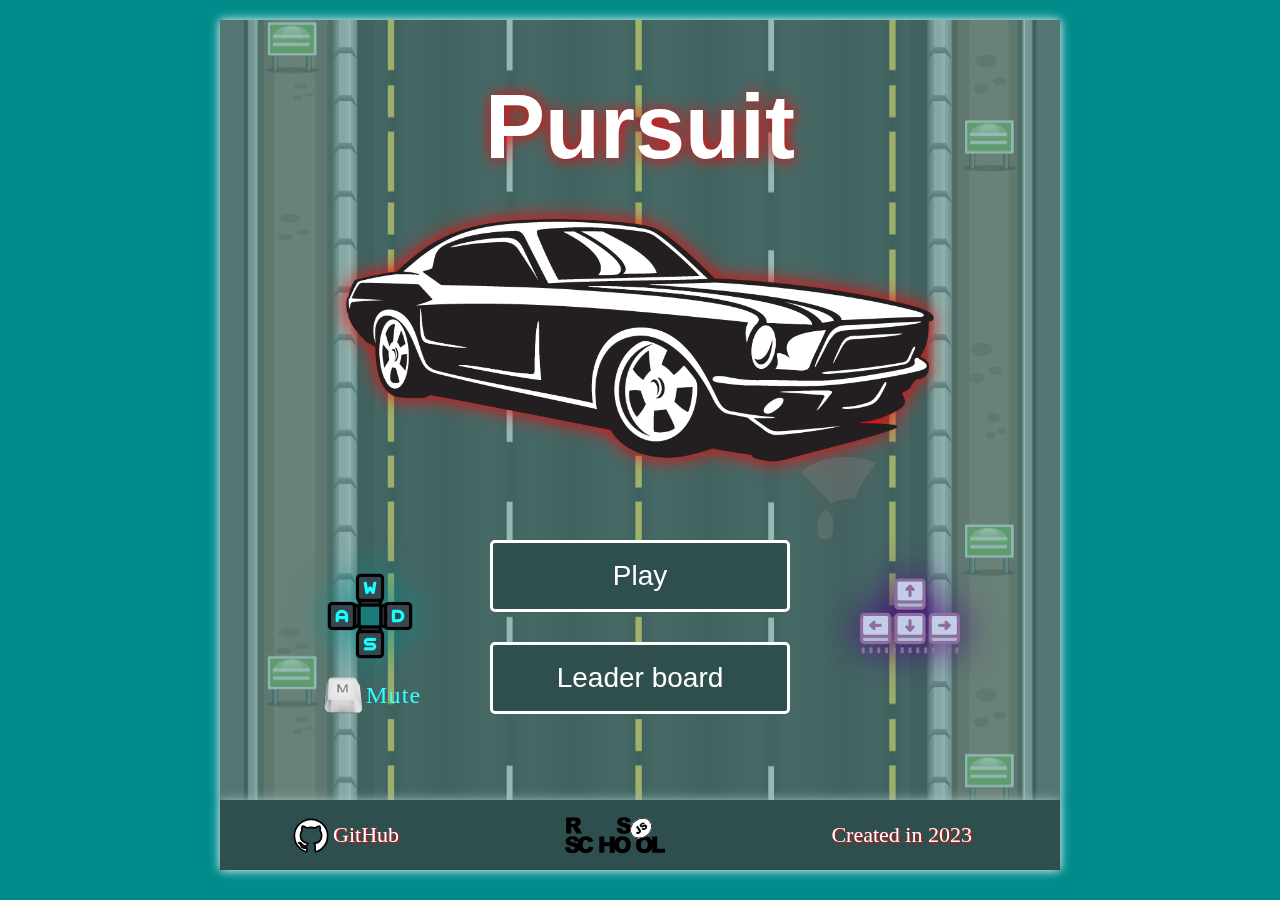
<file: random-game/index.html>
<!DOCTYPE html>
<html lang="en">

<head>
  <meta charset="UTF-8">
  <meta http-equiv="X-UA-Compatible" content="IE=edge">
  <meta name="viewport" content="width=device-width, initial-scale=1.0">
  <title>Pursuit</title>
  <link rel="icon" type="image/png" href="favicon.png" />
  <link rel="stylesheet" href="src/style.css">
  <script src="src/main.js" defer></script>
</head>

<body>
  <div class="frame">
    <div class="modal modal-start visible">
      <div class="content">
        <h1 class="title">Pursuit</h1>
        <img class="logo" src="assets/logo.png" alt="logo">
        <button class="button" id="play-btn">Play</button>
        <button class="button" id="leader-btn">Leader board</button>
        <img class="icon-control icon-control_arrows" src="assets/arrow-keys.png" alt="arrow-control">
        <img class="icon-control icon-control_wasd" src="assets/wasd.png" alt="wasd-control">
        <div class="m-button">
          <img src="assets/m-button.png" alt="M button">
          <span>Mute</span>
        </div>
      </div>
    </div>
    <div class="modal modal-gameover">
      <div class="content">
        <h3 class="title">Game over</h3>
        <img class="gameover" src="assets/gameover.png" alt="logo">
        <h4 class="score-text"></h4>
        <button class="button" id="restart-btn">Restart (R/Enter)</button>
        <button class="button" id="leader-btn">Leader board</button>
      </div>
    </div>
    <div class="modal modal-leaderBoard">
      <div class="content">
        <div class="list-wrapper">
          <div>
            <h3 class="title title_leaderBoard">Top score</h3>
            <ul class="list list_top"></ul>
          </div>
          <div>
            <h3 class="title title_leaderBoard">Last score</h3>
            <ul class="list list_last"></ul>
          </div>
        </div>
        <button class="button" id="back-btn">Back</button>
      </div>
    </div>
    <canvas id="canvas" width="840" height="800"></canvas>
    <img class="mute-icon" src="assets/mute-icon.png" alt="mute icon">
  </div>
  <div class="footer">
    <a class="footer-git" href="https://github.com/Koshman-Dmitri" title="GitHub">GitHub</a>
    <a class="rs-school" href="https://rs.school/js-stage0/" title="RS.School"></a>
    <time datetime="2023">Created in 2023</time>
  </div>
</body>

</html>
</file>
<file: cssMemeSlider/style.css>
body {
  box-sizing: border-box;
  margin: 0;
  background: slategray;
}

.container {
  margin: 0 auto;
  padding: 0 0.625rem;
  max-width: 56.25rem;
}

h1 {
  margin-top: 0.625rem;
  margin-bottom: 0;
  width: 100%;
  font-size: 2.5rem;
  text-align: center;
  color: bisque;
}

.content-wrapper {
  display: flex;
  flex-wrap: wrap;
  row-gap: 0.9375rem;
}

/* ========== CONTROLS ========== */

.input-wrapper {
  order: 3;
  display: flex;
  align-items: center;
  margin-left: auto;
  max-width: 50%;
}

.input {
  display: none;
}

.label {
  display: block;
  padding: 0.625rem;
  width: 1.5625rem;
  height: 1.5625rem;
  border-radius: 50%;
  background-clip: content-box;
  background-color: chocolate;
  outline: 0.125rem solid chocolate;
  outline-offset: -0.75rem;
  cursor: pointer;
  transition: all 0.2s linear;
}

.label:hover {
  outline-color: springgreen;
}

.label:active {
  background-color: springgreen;
}

.input:checked + .label {
  background-color: transparent;
}

/* ========== TEXT ========== */

.text-wrapper {
  order: 2;
  max-width: 50%;
  overflow: hidden;
}

.text__carousel {
  display: flex;
  transition: transform 0.3s linear;
}

.slide-title {
  padding: 0.1875rem;
  min-width: 100%;
  font-family: Arial, Helvetica, sans-serif;
  font-size: 1.5rem;
  letter-spacing: 0.09375rem;
  color: #fff;
  text-shadow: 0 0 0.625rem black;
}

/* ========== SLIDER ========== */

.slider-wrapper {
  order: 1;
  overflow: hidden;
}

.slider__carousel {
  display: flex;
  transition: transform 0.3s linear;
}

.slider__image {
  width: 100%;
  border-radius: 1.25rem;
}

/* ========== SLIDES CHANGE ========== */

.input-wrapper:has(#slide1:checked) ~ .slider-wrapper .slider__carousel {
  transform: translateX(0);
}

.input-wrapper:has(#slide2:checked) ~ .slider-wrapper .slider__carousel {
  transform: translateX(-100%);
}

.input-wrapper:has(#slide3:checked) ~ .slider-wrapper .slider__carousel {
  transform: translateX(-200%);
}

.input-wrapper:has(#slide4:checked) ~ .slider-wrapper .slider__carousel {
  transform: translateX(-300%);
}

/* ========== TEXT CHANGE ========== */

.input-wrapper:has(#slide1:checked) ~ .text-wrapper .text__carousel {
  transform: translateX(0);
}

.input-wrapper:has(#slide2:checked) ~ .text-wrapper .text__carousel {
  transform: translateX(calc(-100% - 0.375rem));
}

.input-wrapper:has(#slide3:checked) ~ .text-wrapper .text__carousel {
  transform: translateX(calc(-200% - 0.75rem));
}

.input-wrapper:has(#slide4:checked) ~ .text-wrapper .text__carousel {
  transform: translateX(calc(-300% - 1.125rem));
}

/* ========== MEDIA (640) ========== */

@media (max-width: 40rem) {

  h1 {
    font-size: 2.125rem;
  }

  .text-wrapper {
    order: 3;
    max-width: 100%;
  }

  .input-wrapper {
    order: 2;
    margin: 0 auto;
    max-width: 100%;
  }

}
</file>
<file: random-game/src/style.css>
* {
  padding: 0px;
  margin: 0px;
  box-sizing: border-box;
}

a,
a:link,
a:visited,
a:hover {
  color: inherit;
  text-decoration: none;
}

body {
  background-color: darkcyan;
}

.frame {
  position: relative;
  margin: 0 auto;
  width: 840px;
  height: 800px;
}

#canvas {
  position: absolute;
  left: 0;
  bottom: 0;
  width: 100%;
  max-height: 780px;
  box-shadow: 0 0 10px white;
}

.modal {
  position: absolute;
  top: 20px;
  left: 0;
  bottom: 0;
  right: 0;
  z-index: 9999;
  display: flex;
  justify-content: center;
  align-items: center;
  background-color: rgba(66, 134, 128, 0.5);
  visibility: hidden;
  transition: all 0.3s linear;
}

.modal.visible {
  visibility: visible;
}

.content {
  position: relative;
  display: flex;
  flex-direction: column;
  justify-content: center;
  align-items: center;
  transition: opacity 0.3s linear;
}

.modal.visible .content {
  opacity: 1;
}

.modal .content {
  opacity: 0;
}

.title {
  margin-bottom: 40px;
  font-family: 'Roboto', sans-serif;
  font-size: 10vh;
  font-weight: 700;
  color: #fff;
  text-shadow: 1px 1px 15px red;
}

.logo {
  display: block;
  max-width: 70%;
  width: 100%;
  filter: drop-shadow(0 0 10px red);
}

.button {
  display: block;
  margin-bottom: 30px;
  max-width: 300px;
  width: 100%;
  height: 8vh;
  font-size: 28px;
  border: 3px solid #fff;
  border-radius: 5px;
  background-color: darkslategrey;
  color: #fff;
  cursor: pointer;
  transition: color .3s linear, background-color .3s linear, transform .3s linear, border-color .3s linear;
}

.button:hover {
  background-color: rgba(0, 0, 0, 0.7);
}

.button:active {
  color: red;
  border-color: red;
  transform: translateY(5px);
}

.gameover {
  margin-bottom: 30px;
  display: block;
  max-width: 50%;
  width: 100%;
  filter: drop-shadow(0 0 10px red);
}

.score-text {
  margin-bottom: 30px;
  font-size: 6vh;
  font-weight: 700;
  color: #fff;
  text-shadow: 1px 1px 15px red;
}

.title_leaderBoard {
  margin-bottom: 20px;
  font-size: 5vh;
}

.list-wrapper {
  display: flex;
  column-gap: 80px;
  margin-bottom: 50px;
}

.list {
  max-width: 50vw;
  width: 100%;
  height: 325px;
  list-style: none;
  font-size: 20px;
  text-align: center;
  color: #fff;
}

.list__item {
  padding: 3px 30px;
  border: 3px groove #fff;
  background-color: darkslategray;
}

.list__item + .list__item {
  margin-top: -3px;
}

.icon-control {
  position: absolute;
  top: 490px;
  width: 100px;
  height: 100px;
}

.icon-control_arrows {
  right: 100px;
  filter: drop-shadow(0 0 20px indigo);
}

.icon-control_wasd {
  left: 100px;
  filter: drop-shadow(0 0 20px darkcyan);
}

.mute-icon {
  position: absolute;
  bottom: 20px;
  right: 40px;
  z-index: 9999;
  width: 48px;
  height: 48px;
  visibility: hidden;
}

.mute-icon.muted {
  visibility: visible;
}

.m-button {
  position: absolute;
  bottom: 25px;
  left: 100px;
  display: flex;
  align-items: center;
}

.m-button img {
  width: 46px;
  height: 46px;
}

.m-button span {
  font-size: 24px;
  letter-spacing: 1.2px;
  color: #34ffff;
}

/* ========== FOOTER ========== */

.footer {
  position: relative;
  z-index: 10;
  display: flex;
  justify-content: space-around;
  align-items: center;
  column-gap: 40px;
  margin: 0 auto;
  padding: 10px 25px;
  width: 840px;
  height: 70px;
  font-size: 22px;
  font-weight: 500;
  color: #fff;
  text-shadow: 1px 1px 2px red;
  box-shadow: 0 0 10px white;
  background-color: darkslategray;
}

.footer-git {
  position: relative;
  margin-left: 25px;
}

.footer-git::before {
  position: absolute;
  top: -6px;
  left: -42px;
  content: "";
  display: block;
  width: 40px;
  height: 40px;
  background: url("../assets/footer/github.svg") center no-repeat;
  background-size: cover;
}

.rs-school {
  display: block;
  width: 100px;
  height: 100%;
  background: url("../assets/footer/rs_school_logo.svg") center no-repeat;
}
</file>
<file: CV/src/style.css>
/* ========== RESET ========== */

* {
    padding: 0px;
    margin: 0px;
    border: none;
    box-sizing: border-box;
}

a,
a:link,
a:visited,
a:hover {
    color: inherit;
    text-decoration: none;
}

address {
    font-style: normal;
}

ul {
    list-style: none;
}

img {
    display: block;
}

/* ========== INIT ========== */

html {
    display: flex;
    justify-content: center;
}

body {
    position: relative;
    margin: 0 20px;
    padding-top: 30px;
    max-width: 1230px;
    font-family: 'Roboto', sans-serif;
    font-size: 18px;
    font-weight: 400;
    line-height: 1.5;
    color: #000;
    background-color: white;
    box-shadow: 0px 0px 10px black;
}

.background {
    position: absolute;
    top: 0;
    left: 0;
    z-index: -1;
    width: 40%;
    height: 100%;
    background: linear-gradient(to bottom right, rgb(50, 198, 113), black);
}

.container {
    display: flex;
    justify-content: space-between;
    flex-wrap: wrap;
    flex-direction: row-reverse;
    opacity: 0;
    animation: showContainer 2s 1;
    animation-fill-mode: forwards;
    animation-delay: 2s;
}

.section {
    padding-top: 25px;
    width: 100%;
}

.section-title--right {
    margin-bottom: 20px;
    border-bottom: 4px solid #ccc;
    text-transform: uppercase;
    letter-spacing: 2px;
}

.section-title--left {
    margin-bottom: 20px;
    border-bottom: 4px solid whitesmoke;
    text-transform: uppercase;
    letter-spacing: 2px;
    color: white;
}

/* ========== NAVIGATION ========== */

.nav {
    position: sticky;
    top: -1px;
    z-index: 10;
    display: flex;
    align-items: center;
    margin: 0 auto;
    padding: 0 15px;
    width: 0;
    height: 60px;
    transition: height 0.3s linear;
    animation: showNav 2.3s 1;
    animation-fill-mode: forwards;
    animation-delay: 0.5s;
}

.nav-list {
    display: flex;
    justify-content: flex-end;
    align-items: center;
    column-gap: 4px;
    width: 100%;
    max-width: 1230px;
    opacity: 0;
    animation: showNavList 1s 1;
    animation-fill-mode: forwards;
    animation-delay: 2s;
}

.nav-item {
    position: relative;
    padding: 10px 8px;
    text-transform: uppercase;
    transition: color 0.2s linear;
}

.nav-item:hover {
    color: white;
}

.nav-item::after {
    position: absolute;
    bottom: 10%;
    left: 0;
    content: "";
    display: block;
    width: 0;
    height: 3px;
    background-color: white;
    transition: width 0.2s linear;
}

.nav-item:hover::after {
    width: 100%;
}

/* ========== HEADER ========== */

header {
    display: flex;
    align-items: center;
    text-align: center;
}

.profile {
    padding: 25px 20px;
    width: 40%;
    min-height: 250px;
}

.logo {
    margin: 0 auto;
    width: 300px;
    height: auto;
    max-width: 100%;
    border-radius: 50%;
    object-fit: cover;
    filter: drop-shadow(0px 0px 20px white);
}

h1 {
    margin-top: -90px;
    padding: 0 10px;
    width: 60%;
    font-size: 46px;
    border-radius: 0 20px 165px 0;
    animation: showName 1s 1;
    animation-fill-mode: forwards;
    animation-delay: 0.5s;
}

/* ========== MAIN ========== */

main {
    margin-top: -130px;
    padding: 0 25px;
    width: 60%;
}

#summary p {
    text-align: justify;
    text-indent: 1.5em;
}

.code {
    overflow: auto;
    cursor: crosshair;
    color: #9cdcfe;
    background-color: #1e1e1e;
}

#code p {
    text-align: justify;
}

.code-blue {
    color: #2c7ad6;
}

.code-lightYellow {
    color: #d0dc8b;
}

.code-purple {
    color: #bb86c0;
}

.code-orange {
    color: #f1d710;
}

.code-green {
    color: #b5c077;
}

.education-list {
    margin-left: 20px;
    list-style-type: circle;
}

.education-list__inner {
    margin-left: 20px;
    list-style-type: disc;
}

.refs {
    transition: color 0.2s linear;
}

.education-list__inner .refs {
    color: #1C559B;
}

.refs:hover {
    color: gold;
}

/* ========== ASIDE ========== */

aside {
    padding-left: 25px;
    width: 40%;
    color: white;
}

.aside-list {
    padding-left: 30px;
    padding-right: 10px;
}

.aside-list li {
    position: relative;
    margin-bottom: 10px;
}

.aside-list li::before {
    position: absolute;
    top: 2px;
    left: -30px;
    content: "";
    display: block;
    width: 22px;
    height: 22px;
    background-size: cover;
    background-repeat: no-repeat;
}

.aside-list--contacts li:nth-child(1)::before {
    background-image: url('../assets/icons/contacts/location.svg');
}

.aside-list--contacts li:nth-child(2)::before {
    background-image: url('../assets/icons/contacts/phone.svg');
}

.aside-list--contacts li:nth-child(3)::before {
    background-image: url('../assets/icons/contacts/email.svg');
}

.aside-list--contacts li:nth-child(4)::before {
    background-image: url('../assets/icons/contacts/github.svg');
}

.aside-list--contacts li:nth-child(5)::before {
    background-image: url('../assets/icons/contacts/telegram.svg');
}

aside .refs {
    color: springgreen;
}

.aside-list--skills li:nth-child(1)::before {
    background-image: url('../assets/icons/skills/html5.svg');
}

.aside-list--skills li:nth-child(2)::before {
    background-image: url('../assets/icons/skills/css.svg');
}

.aside-list--skills li:nth-child(3)::before {
    background-image: url('../assets/icons/skills/javascript.svg');
}

.aside-list--skills li:nth-child(4)::before {
    background-image: url('../assets/icons/skills/react.svg');
}

.aside-list--skills li:nth-child(5)::before {
    background-image: url('../assets/icons/skills/github-skills.svg');
}

.aside-list--skills li:nth-child(6)::before {
    background-image: url('../assets/icons/skills/softSkill.svg');
}

/* ========== FOOTER ========== */

footer {
    display: flex;
    justify-content: space-around;
    align-items: center;
    column-gap: 40px;
    margin-top: 25px;
    padding: 10px 25px;
    width: 100%;
    height: 50px;
    font-weight: 500;
    background-color: goldenrod;
    box-shadow: 0px 0px 10px gold;
}

.footer-git {
    position: relative;
    margin-left: 25px;
}

.footer-git::before {
    position: absolute;
    top: -6px;
    left: -42px;
    content: "";
    display: block;
    width: 40px;
    height: 40px;
    background-size: cover;
    background-repeat: no-repeat;
    background-image: url('../assets/icons/contacts/github.svg');
}

.rs-school {
    display: block;
    width: 100px;
    height: 100%;
    background: url('../assets/icons/rs_school_logo.svg') no-repeat;
}

/* ========== ANIMATION ========== */

@keyframes showNav {
    100% {
        width: 100%;
        background-color: rgb(50, 198, 113);
        box-shadow: 0px 0px 10px springgreen;
    }
}

@keyframes showNavList {
    100% {
        opacity: 1;
    }
}

@keyframes showMobNav {
    50% {
        width: 100%;
        background-color: rgb(50, 198, 113);
        box-shadow: 0px 0px 10px springgreen;
    }

    100% {
        width: 120px;
        background-color: rgb(50, 198, 113);
        box-shadow: 0px 0px 10px springgreen;
    }
}

@keyframes showName {
    100% {
        text-shadow: 2px 2px 5px springgreen;
    }
}

@keyframes showContainer {
    100% {
        opacity: 1;
    }
}

/* ========== MEDIA ========== */

@media (max-width: 800px) {
    html {
        flex-direction: column;
    }

    body {
        padding-top: 10px;
        color: white;
    }

    h1,
    .section-title--left,
    .section-title--right {
        color: black;
        text-shadow: 1px 1px 5px springgreen;
    }

    .background {
        width: 100%;
        background: linear-gradient(to bottom right, rgb(50, 198, 113), black);
    }

    .container {
        animation-delay: 1.5s;
    }

    .nav {
        position: fixed;
        top: 20px;
        right: 20px;
        animation: showMobNav 1.6s 1;
        animation-fill-mode: forwards;
        animation-delay: 0.5s;
    }

    .nav.active {
        flex-direction: column-reverse;
        align-items: flex-start;
        row-gap: 20px;
        padding: 15px;
        min-width: 150px;
        height: max-content;
    }

    .nav-list {
        display: none;
    }

    .active .nav-list {
        display: flex;
        flex-direction: column;
        align-items: flex-start;
        row-gap: 3px;
        animation: showNavList 0.8s 1;
        animation-fill-mode: forwards;
    }

    .nav-item {
        padding: 0;
    }

    .active .nav-item:hover {
        color: gold;
    }

    .active .nav-item::after {
        bottom: -3px;
        background-color: gold;
    }

    .mobileNav {
        position: relative;
        display: flex;
        align-items: center;
        margin-left: auto;
        width: 40px;
        height: 30px;
        cursor: pointer;
    }

    .mobileNav-btn {
        width: 100%;
        height: 5px;
        border-radius: 3px;
        background-color: white;
        transition: background-color 0.1s linear;
    }

    .mobileNav-btn::before,
    .mobileNav-btn::after {
        position: absolute;
        top: 0;
        left: 0;
        content: "";
        display: block;
        width: 100%;
        height: 5px;
        border-radius: 3px;
        background-color: white;
        transition: all 0.3s linear;
    }

    .mobileNav-btn::after {
        top: unset;
        bottom: 0;
    }

    .active .mobileNav-btn {
        background-color: transparent;
    }

    .active .mobileNav-btn::before {
        width: 40px;
        transform: rotate(495deg);
        top: 12px;
    }

    .active .mobileNav-btn::after {
        width: 40px;
        transform: rotate(405deg);
        top: 12px;
    }

    header {
        display: unset;
    }

    h1 {
        margin-top: 0;
        padding: 20px 10px;
        line-height: 1.25;
    }

    .container {
        flex-direction: column;
    }

    main,
    aside,
    h1,
    .profile {
        width: 100%;
    }

    aside,
    main {
        margin-top: 0;
        padding-left: 18px;
        padding-right: 18px;
    }

    .profile {
        padding-top: 15px;
        padding-bottom: 15px;
        min-height: 200px;
    }

    .logo {
        margin-top: 30px;
    }

    .aside-list {
        padding-right: 0;
    }

    .education-list__inner .refs {
        color: springgreen;
    }

    .education-list__inner .refs:hover {
        color: gold;
    }

    footer {
        padding: 10px;
        font-size: 14px;
    }

    .footer-git {
        margin-left: 0;
    }

    .footer-git::before {
        display: none;
    }
}
</file>
<file: image-gallery/src/style.css>
/* ========== RESET ========== */

* {
  padding: 0px;
  margin: 0px;
  box-sizing: border-box;
}

a,
a:link,
a:visited,
a:hover {
  color: inherit;
  text-decoration: none;
}

/* ========== INIT ========== */

html,
body {
  height: 100%;
}

body {
  display: flex;
  flex-direction: column;
  justify-content: space-between;
  font-family: 'Roboto', sans-serif;
  font-weight: 400;
  font-size: 18px;
  line-height: 1.5;
  background: url("../assets/background.jpg");
}

.container {
  margin: 0 auto;
  padding: 0 20px;
  max-width: 1440px;
  width: 100%;
}


/* ========== HEADER ========== */

.header-wrapper {
  position: fixed;
  top: 0;
  z-index: 9000;
  width: 100%;
  background-color: rgba(0, 250, 96, 0.6);
  box-shadow: 0px 0px 20px deepskyblue;
}

.header {
  display: flex;
  justify-content: space-between;
  align-items: center;
  column-gap: 20px;
  padding: 10px 20px;
  width: 100%;
  height: 70px;
}

.logo-wrapper {
  display: flex;
  align-items: center;
  column-gap: 20px;
  flex-shrink: 0;
}

.header__logo {
  width: 40px;
  height: 40px;
}

.header__title {
  font-size: 26px;
  font-weight: 500;
  letter-spacing: 0.4px;
  color: #fff;
  filter: drop-shadow(2px 3px 4px deepskyblue);
}

.filter-wrapper {
  display: flex;
  align-items: center;
  position: relative;
  max-width: 300px;
  width: 100%;
}

.filter__input,
.filter__next {
  padding: 5px 65px 5px 20px;
  width: 100%;
  height: 40px;
  font-size: 20px;
  color: mediumseagreen;
  border: 2px solid deepskyblue;
  border-radius: 40px;
  transition: border .2s linear;
  outline: none;
}

.filter__input:focus,
.filter__next:hover {
  border: 2px solid orange;
}

.filter__input::placeholder {
  font-size: 18px;
  color: gray;
}

.filter__icon-search,
.filter__icon-delete {
  position: absolute;
  top: 50%;
  right: 15px;
  width: 20px;
  height: 20px;
  transform: translateY(-50%);
  fill: #000;
  transition: fill .2s linear;
  cursor: pointer;
}

.filter__icon-delete {
  right: 45px;
  width: 18px;
  height: 18px;
}

.page-wrapper {
  position: fixed;
  display: flex;
  align-items: center;
  gap: 10px;
  color: #fff;
}

.page-wrapper.visible {
  position: static;
}

.page-stats {
  display: flex;
  flex-direction: column;
  visibility: hidden;
  width: 130px;
  transition: all 0.3s linear;
  opacity: 0;
}

.filter__next {
  visibility: hidden;
  padding: 0;
  max-width: 80px;
  width: 100%;
  font-size: 18px;
  color: black;
  transition: all 0.3s linear;
  opacity: 0;
  cursor: pointer;
}

.page-wrapper.visible .page-stats,
.page-wrapper.visible .filter__next {
  visibility: visible;
  opacity: 1;
}

.filter__next:active {
  color: #fff;
  background-color: deepskyblue;
}

/* ========== MAIN ========== */

.main-wrapper {
  flex-grow: 1;
  margin-top: 70px;
  width: 100%;
}

.main {
  display: flex;  
  justify-content: space-evenly;
  flex-wrap: wrap;
  gap: 15px;
  margin: 20px 0;
}

.photo {
  flex: 1;
  flex-basis: 350px;
  max-width: fit-content;
  transition: transform 0.3s linear;
}

.photo:hover {
  transform: scale(1.15);
  box-shadow: 0 0 10px rgb(0, 250, 96);
}

.photo img {
  width: 100%;
  height: 100%;
  object-fit: cover;
}

/* ========== FOOTER ========== */

.footer-wrapper {
  z-index: 9000;
  background-color: rgba(0, 250, 96, 0.6);
  box-shadow: 0px 0px 20px deepskyblue;
}

.footer {
  display: flex;
  justify-content: space-around;
  align-items: center;
  column-gap: 40px;
  padding: 10px 25px;
  width: 100%;
  height: 70px;
  font-size: 22px;
  font-weight: 500;
  color: #fff;
}

.footer-git {
  position: relative;
  margin-left: 25px;
}

.footer-git::before {
  position: absolute;
  top: -6px;
  left: -42px;
  content: "";
  display: block;
  width: 40px;
  height: 40px;
  background: url("../assets/github.svg") center no-repeat;
  background-size: cover;
}

.rs-school {
  display: block;
  width: 100px;
  height: 100%;
  background: url("../assets/rs_school_logo.svg") center no-repeat;
}

/* ========== MEDIA ========== */

/* ===== :HOVER ===== */

@media (hover: hover) and (pointer: fine) {

  .filter__icon-search:hover,
  .filter__icon-delete:hover {
    fill: deepskyblue;
  }

  .filter__icon-search:active,
  .filter__icon-delete:active {
    fill: orange;
  }

}

/* ===== 750 px ===== */

@media (max-width: 750px) {

  .header {
    flex-wrap: wrap;
    justify-content: space-around;
    row-gap: 15px;
    height: auto;
  }

  .logo-wrapper {
    justify-content: center;
    width: 100%;
  }

  .page-wrapper {
    order: 3;
  }

  .footer {
    justify-content: space-between;
    column-gap: 10px;
    font-size: 16px;
  }

  .footer time {
    max-width: min-content;
  }

}
</file>
<file: library/src/style.css>
/* ========== RESET ========== */

* {
  padding: 0px;
  margin: 0px;
  border: none;
  box-sizing: border-box;
}

a,
a:link,
a:visited,
a:hover {
  color: inherit;
  text-decoration: none;
}

address {
  font-style: normal;
}

ul {
  list-style: none;
}

img {
  display: block;
}

/* ========== CONSTANTS ========== */

:root {
  --color-light: #fff;
  --color-dark: #000;
  --color-primary: #0C0C0E;
  --color-secondary: #BB945F;
  --color-additional: #8E8E8E;
  --font-primary: 'Forum', cursive;
  --font-secondary: 'Inter', sans-serif;;
}

/* ========== INIT ========== */

.book[data-season="spring"],
.book[data-season="summer"],
.book[data-season="autumn"] {
  display: none;
}

body {
  font-family: var(--font-secondary);
  font-size: 20px;
  font-weight: 400;
  line-height: 40px;
  color: var(--color-dark);
}

html,
body {
  height: 100%;
}

svg {
  width: inherit;
  height: inherit;
}

.wrapper {
  display: flex;
  flex-direction: column;
  min-height: 100%;
  background-color: var(--color-light);
}

.container {
  margin: 0 auto;
  padding: 0 20px;
  max-width: 1440px;
  height: 100%;
}

.link {
  transition: color .2s linear;
}

.section__title {
  font-family: var(--font-primary);
  font-size: 40px;
  font-weight: 400;
  line-height: 40px;
  letter-spacing: 2px;
  text-align: center;
  text-transform: capitalize;
  color: var(--color-primary);
}

.section__title::after {
  content: "";
  display: block;
  margin: 20px auto;
  width: 50px;
  height: 1px;
  background-color: var(--color-primary);
}

.section__content {
  margin-top: 40px;
  padding-bottom: 20px;
  text-align: center;
}

.section__subcontent {
  font-weight: 700;
}

.button {
  padding: 8px;
  max-width: 75px;
  width: 100%;
  text-align: center;
  font-family: var(--font-secondary);
  font-size: 10px;
  font-style: normal;
  font-weight: 700;
  letter-spacing: 1px;
  border-radius: 2px;
  border: 1px solid var(--color-primary);
  color: var(--color-primary);
  cursor: pointer;
  transition: all .2s linear;
}

.button:active:not(:disabled) {
  transform: translateY(2px);
}

.stop-scroll {
  overflow: hidden;
}

.overlay {
  position: fixed;
  top: 0;
  right: 0;
  left: 0;
  bottom: 0;
  z-index: 9000;
  display: flex;
  justify-content: center;
  align-items: center;
  background-color: rgba(142, 142, 142, .5);
  visibility: hidden;
}

.visible {
  visibility: visible;
}

/* ========== HEADER ========== */

.header {
  height: 90px;
  background-color: var(--color-primary);
}

.header__inner {
  display: flex;
  align-items: center;
  height: 100%;
  color: var(--color-light);
}

.title {
  font-family: var(--font-primary);
  font-size: 30px;
  font-weight: 400;
  line-height: 50px;
  letter-spacing: 0.6px;
}

.menu {
  margin-left: auto;
  height: 50px;
}

.menu__list {
  display: flex;
  justify-content: space-between;
  align-items: center;
  gap: 30px;
  height: 100%;
  text-align: center;
}

.menu__list-item {
  position: relative;
  line-height: 50px;
}

.menu__list-item::after {
  position: absolute;
  top: 25px;
  left: 0;
  content: "";
  display: block;
  width: 0;
  height: 2px;
  background-color: var(--color-secondary);
  transition: width .2s linear;
}

.profile-btn {
  position: relative;
  z-index: 120;
  margin-left: 40px;
  width: 28px;
  height: 28px;
  fill: var(--color-light);
  cursor: pointer;
  -webkit-tap-highlight-color: rgba(0, 0, 0, 0);
}

.profile-btn__no-auth {
  transition: fill .2s linear;
}

.profile-btn__auth {
  display: none;
  width: 28px;
  height: 28px;
  font-size: 15px;
  line-height: 28px;
  text-align: center;
  text-transform: uppercase;
  border-radius: 50%;
  color: var(--color-secondary);
  background-color: var(--color-light);
  transition: color .3s linear, background-color .3s linear;
}

.drop-menu-profile {
  position: absolute;
  top: 100%;
  right: 0;
  visibility: hidden;
  display: flex;
  flex-direction: column;
  align-items: center;
  padding: 0 4px 0 5px;
  width: 80px;
  max-height: 0;
  font-size: 15px;
  font-weight: 400;
  line-height: 20px;
  text-align: center;
  color: var(--color-dark);
  background-color: var(--color-light);
  opacity: 0;
  transition: all .2s linear;
  cursor: auto;
}

.drop-menu-profile.visible {
  visibility: visible;
  max-height: 115px;
  opacity: 1;
}

.drop-menu-profile__title {
  margin-top: 5px;
  font-weight: 700;
}

.drop-menu-profile__after-title {
  margin: 4px 0 15px;
  width: 40px;
  height: 1px;
  background-color: var(--color-secondary);
}

.drop-menu-profile__first-item {
  margin-bottom: 10px;
  cursor: pointer;
}

.drop-menu-profile__second-item {
  margin-bottom: 20px;
  cursor: pointer;
}

.burger {
  position: relative;
  z-index: 120;
  display: none;
  flex-direction: column;
  flex-shrink: 0;
  row-gap: 8px;
  margin-left: 40px;
  width: 45px;
  height: 24px;
}

.burger__element,
.burger__element:nth-child(2)::after {
  display: block;
  content: "";
  width: 100%;
  height: 2px;
  background-color: var(--color-light);
  transition: transform .3s linear, margin .3s linear, opacity .3s ease-out;
}

.burger__element:nth-child(2)::after {
  position: absolute;
}

.mobile-menu ~ .burger .burger__element:nth-child(1),
.mobile-menu ~ .burger .burger__element:nth-child(3) {
  opacity: 0;
}

.mobile-menu ~ .burger .burger__element:nth-child(2) {
  transform: rotate(-45deg);
}

.mobile-menu ~ .burger .burger__element:nth-child(2)::after {
  transform: rotate(90deg);
}

/* ========== MAIN ========== */

.main {
  flex-grow: 1;
}

/* ===== Welcome ===== */

.section-welcome {
  height: 600px;
  background-image: linear-gradient(180deg, var(--color-primary) 0%, var(--color-primary) 0.01%, rgba(18, 18, 21, 0.1) 50%), url("../assets/welcome/welcome.jpg");
  background-position: center;
  background-repeat: no-repeat;
  background-size: cover;
}

.welcome-title {
  display: inline-block;
  margin: 220px auto 0 -20px;
  padding: 35px 40px;
  max-width: 600px;
  width: 100%;
  font-family: var(--font-primary);
  font-size: 40px;
  font-weight: 400;
  line-height: 50px;
  letter-spacing: 3px;
  text-align: center;
  vertical-align: middle;
  text-transform: uppercase;
  color: var(--color-light);
  background-color: var(--color-primary);
}

/* ===== About ===== */

.section-about {
  padding-top: 20px;
  text-align: center;
}

.carousel__wrapper {
  overflow: hidden;
}

.carousel {
  display: flex;
  justify-content: space-between;
  column-gap: 25px;
  transition: transform .7s ease;
}

.carousel__button {
  display: none;
}

.carousel__item {
  min-width: 32.14286%;
}

.carousel__item img {
  margin: 0 auto;
  max-width: 450px;
  width: 100%;
  height: auto;
}

.carousel__pagination {
  display: flex;
  justify-content: center;
  padding: 35px 0 40px;
}

.pagination__item-wrapper {
  display: inline-flex;
  justify-content: center;
  align-items: center;
  width: 26px;
  height: 26px;
  cursor: pointer;
}

.pagination__item {
  display: inline-block;
  width: 16px;
  height: 16px;
  border-radius: 50%;
  background-color: var(--color-primary);
  cursor: pointer;
}

.pagination__item_active {
  background-color: var(--color-secondary);
}

.pagination__item-wrapper:nth-child(4),
.pagination__item-wrapper:nth-child(5) {
  display: none;
}

/* ===== Favorites ===== */

.section-favorites {
  padding: 15px 0 40px;
}

.favorites__filter {
  padding-top: 12px;
  transition: background-color .2s linear;
}

.favorites__form {
  display: flex;
  flex-wrap: wrap;
  margin: 28px 0 0 -5px;
  padding-bottom: 34px;
  max-width: 730px;
}

.favorites__form label:nth-child(2) {
  margin-right: 79px;
  min-width: 115px;
}
.favorites__form label:nth-child(4) {
  margin-right: 74px;
  min-width: 115px;
}
.favorites__form label:nth-child(6) {
  margin-right: 74px;
  min-width: 132px;
}
.favorites__form label:nth-child(8) {
  min-width: 130px;
}

.custom-radio {
  position: absolute;
  z-index: -1;
  opacity: 0;
}

.custom-radio + label {
  display: inline-flex;
  justify-content: flex-start;
  align-items: center;
  padding: 5px;
  line-height: normal;
  transition: color .2s linear;
  cursor: pointer;
}

.custom-radio + label::before {
  content: "";
  display: inline-block;
  box-sizing: border-box;
  margin-right: 20px;
  width: 17px;
  height: 17px;
  flex-shrink: 0;
  flex-grow: 0;
  border: 2px solid var(--color-dark);
  border-radius: 50%;
  transition: border-color .2s linear;
}

.custom-radio:checked + label {
  font-weight: bold;
}

.custom-radio:checked + label::before {
  padding: 3px;
  background-clip: content-box;
  background-color: var(--color-dark);
}

.section-favorite__content {
  display: flex;
  justify-content: space-between;
  flex-wrap: wrap;
  gap: 40px;
}

.book {
  position: relative;
  margin-right: 40px;
  padding: 14px 19px 12px;
  max-width: 550px;
  width: 100%;
  border: 1px solid var(--color-dark);
  transition: opacity .4s linear;
}

.book__reference {
  position: relative;
  font-family: var(--font-primary);
  line-height: 40px;
  letter-spacing: 2px;
  text-transform: capitalize;
}

.book__reference::after {
  position: absolute;
  left: 0;
  bottom: 0;
  content: "";
  display: block;
  width: 60px;
  height: 1px;
  background-color: var(--color-secondary);
}

.book__title {
  padding-top: 20px;
}

.book__author {
  padding-bottom: 20px;
}

.book__title,
.book__author,
.book__description {
  font-size: 15px;
  font-weight: 700;
  line-height: 40px;
  letter-spacing: 2px;
  text-transform: uppercase;
}

.book__author,
.book__description {
  text-transform: capitalize;
}

.book__description {
  max-width: 357px;
  min-height: 320px;
  font-weight: 400;
}

.button_buy,
.button_own {
  margin-top: 15px;
}

.button_own {
  border: 1px solid var(--color-secondary);
  color: var(--color-secondary);
  cursor: unset;
}

.book__cover {
  position: absolute;
  bottom: -1px;
  right: -41px;
  z-index: 2;
}

/* ===== Coffee shop ===== */

.section-coffee-shop {
  padding: 20px 0 40px;
}

.section__content_cofee-shop {
  padding-bottom: 40px;
  letter-spacing: 2px;
}

.shop {
  display: flex;
  justify-content: space-between;
  flex-wrap: wrap;
  gap: 40px;
}

.shop__item_right {
  text-align: end;
}

.shop__item__title {
  font-family: var(--font-primary);
  font-size: 40px;
  letter-spacing: 2px;
  text-transform: capitalize;
  color: var(--color-secondary);
}

.bill li {
  margin-top: 40px;
}

.bill__item {
  display: flex;
  align-items: center;
  column-gap: 59px;
}

.bill__title {
  flex-grow: 1;
  letter-spacing: 2px;
  text-transform: capitalize;
}

.bill__line {
  display: inline-block;
  margin-bottom: 1px;
  width: 100px;
  height: 1px;
  background-color: var(--color-secondary);
}

.bill__price {
  font-family: var(--font-primary);
  letter-spacing: 2px;
  text-transform: capitalize;
}

/* ===== Our contacts ===== */

.section-contacts {
  padding: 20px 0 40px;
}

.contacts-content__wrapper {
  display: flex;
  justify-content: space-between;
  flex-wrap: wrap;
  gap: 30px;
  margin-top: 40px;
}

.contacts__text {
  letter-spacing: 2px;
  text-transform: capitalize;
}

.contacts__text + .contacts__text {
  margin-top: 20px;
}

.contacts__text:first-child {
  margin-bottom: 40px;
}

.contacts__text:nth-child(5) {
  margin-top: 40px;
}

.contacts__text_bold {
  font-weight: 700;
}

.contacts__feedback {
  flex: 1 1 360px
}

.section-contacts img {
  width: 100%;
  max-width: fit-content;
  height: auto;
  object-fit: contain;
}

/* ===== Digital Library Cards ===== */

.section-cards {
  padding: 20px 0 41px;
}

.cards-content__wrapper {
  margin-top: 40px;
  display: flex;
  justify-content: space-between;
  flex-wrap: wrap;
}

.cards__form {
  min-width: 600px;
}

.cards__form {
  max-width: 42.9%;
  width: 100%;
}

.cards__form-title {
  margin-bottom: 30px;
  font-size: 30px;
  line-height: normal;
  letter-spacing: 0.6px;
  text-align: center;
}

.cards__form-container {
  padding: 17px 17px 15px;
  border: 3px solid var(--color-secondary);
  text-align: center;
  box-shadow: 0px 4px 4px 0px rgba(0, 0, 0, 0.25);
}

.cards__form-inner {
  display: flex;
  flex-direction: column;
  padding: 20px 20px 25px;
  background-color: var(--color-secondary);
}

.cards__input-label {
  margin-bottom: 20px;
  font-family: var(--font-primary);
  font-size: 30px;
  line-height: 50px;
  letter-spacing: 0.6px;
  text-align: start;
}

.cards__input {
  display: inline-block;
  padding: 8px 20px;
  width: 100%;
  height: 66px;
  border-radius: 10px;
  font-family: var(--font-primary);
  font-size: 30px;
  line-height: 50px;
  letter-spacing: 0.6px;
  color: var(--color-secondary);
  background-color: var(--color-light);
  outline: none;
}

.cards__input:invalid {
  background-color: lightpink;
}

.cards__input:nth-child(2) {
  margin-bottom: 25px;
}

#check-card-number {
  text-transform: uppercase;
}

#check-card-number::placeholder {
  text-transform: none;
}

.button_cards-form {
  margin-top: 20px;
  margin-bottom: 12px;
  padding: 9px;
  max-width: 242px;
  width: 100%;
  font-size: 20px;
}

.statistics {
  display: none;
  align-items: center;
  justify-content: center;
  gap: 35px;
}

.statistics_card {
  margin: 15px auto 0px;
}

.statistics__elem {
  display: flex;
  flex-direction: column;
  align-items: center;
  font-size: 10px;
  line-height: 20px;
  letter-spacing: 0.2px;
}

.statistics__elem svg {
  width: 20px;
  height: 21px;
}

.statistics__elem svg:first-of-type {
  width: 21px;
}

.cards__sign-in {
  max-width: 37%;
  width: 100%;
  text-align: right;
}

.sign-in__title {
  font-family: var(--font-primary);
  font-size: 30px;
  letter-spacing: 0.6px;
}

.sign-in__text {
  margin: 30px 0 36px auto;
  max-width: 460px;
  letter-spacing: 0.4px;
}

.cards__sign-in {
  margin-top: -3px;
}

.sign-in__button-wrapper {
  display: flex;
  justify-content: flex-end;
  gap: 20px;
}

.sign-in__button-wrapper .button-sign-up,
.sign-in__button-wrapper .button-log-in {
  display: block;
}

.sign-in__button-wrapper.isAuth .button-sign-up,
.sign-in__button-wrapper.isAuth .button-log-in {
  display: none;
}

.sign-in__button-wrapper .button-profile {
  display: none;
}

.sign-in__button-wrapper.isAuth .button-profile {
  display: block;
}

/* ========== FOOTER ========== */

.footer {
  height: 250px;
  background-color: var(--color-primary);
}

.footer__inner {
  display: flex;
  justify-content: space-between;
  flex-wrap: wrap;
  padding: 20px 0;
  font-size: 15px;
  line-height: 20px;
  color: var(--color-light);
}

.address {
  max-width: 230px;
}

.socials {
  display: flex;
  column-gap: 15px;
  padding-top: 18px;
  max-width: 120px;
}

.footer-link {
  display: block;
  width: 24px;
  height: 24px;
  fill: #F5EFDB;
  transition: fill .2s linear;
}

.schedule-wrapper {
  text-align: right;
}

.schedule-wrapper p:first-child {
  margin-bottom: 10px;
}

hr {
  margin-top: 29px;
  margin-bottom: 45px;
  min-width: 100%;
  height: 1px;
  background-color: var(--color-light);
}

.rsschool-link {
  margin-left: 122px;
}

.creating-time,
.rsschool-link,
.github-link {
  font-size: 20px;
  letter-spacing: 2px;
}

/* ========== MODAL ========== */

.visible.overlay .modal,
.visible.overlay .modal_my-profile,
.visible.overlay .modal-buy-card {
  transform: rotate3d(0, 0, 0, 0deg);
}

.modal {
  position: relative;
  max-width: 250px;
  width: 100%;
  padding: 20px 25px 17px 25px;
  font-size: 15px;
  line-height: 20px;
  letter-spacing: 0.3px;
  background-color: var(--color-light);
}

.modal-animation {
  transition: all .3s linear;
  transform: rotate3d(0, 1, 0, 90deg);
}

.modal-title {
  margin-bottom: 20px;
  font-family: var(--font-primary);
  font-size: 20px;
  font-weight: 400;
  letter-spacing: 0.4px;
  text-align: center;
  text-transform: uppercase;
}

.modal-close-button {
  position: absolute;
  top: 13px;
  right: 13px;
  width: 19px;
  height: 19px;
  cursor: pointer;
}

.modal-close-button_dark {
  stroke: var(--color-primary);
}

.modal-close-button_light {
  stroke: var(--color-light);
}

.modal-label {
  display: inline-block;
  margin-bottom: 10px;
  width: 100%;
}

.modal-input {
  display: block;
  margin-bottom: 10px;
  padding: 0 5px;
  width: 100%;
  height: 20px;
  border: 1px solid var(--color-secondary);
  outline: none;
}

.modal-input.error:invalid {
  border: 1px solid red;
}

.button_modal {
  display: block;
  margin: 20px 0 5px;
}

.modal-subtext {
  text-shadow: 0px 2px 3px rgba(255, 255, 255, 0.16);
  font-size: 10px;
  letter-spacing: 0;
  line-height: normal;
}

.modal-subref {
  display: inline-block;
  margin-left: 6px;
  font-size: 10px;
  font-weight: 700;
  line-height: normal;
  letter-spacing: 1px;
  text-decoration-line: underline;
  color: var(--color-primary);
  cursor: pointer;
}

.invalid-modal-text {
  font-size: 12px;
  color: red;
}

/* ===== My PROFILE ===== */

.modal_my-profile {
  position: relative;
  display: flex;
  max-width: 600px;
  width: 100%;
  line-height: 20px;
  background-color: var(--color-light);
}

.user-info {
  display: flex;
  flex-direction: column;
  justify-content: center;
  align-items: center;
  padding: 20px;
  max-width: 170px;
  width: 100%;
  text-align: center;
  background-color: var(--color-primary);
}

.user-info__shortname {
  width: 80px;
  height: 80px;
  text-transform: uppercase;
  line-height: 80px;
  color: var(--color-secondary);
  background-color: var(--color-light);
}

.user-info__fullname {
  margin-top: 15px;
  padding: 5px;
  max-height: 250px;
  max-width: 120px;
  width: 100%;
  text-transform: capitalize;
  word-break: break-word;
  background-color: var(--color-light);
  overflow-y: auto;
}

.profile-info {
  padding: 40px 20px 39px;
  width: 100%;
}

.profile-info__title {
  font-family: var(--font-primary);
  font-size: 40px;
  font-weight: 400;
  letter-spacing: 0.8px;
  text-transform: uppercase;
}

.modal-close-button_my-profile {
  top: 23px;
  right: 23px;
}

.profile-info__stats {
  display: flex;
  align-items: center;
  gap: 20px;
  margin-top: 40px;
}

.profile-info__stats-elem {
  display: flex;
  flex-direction: column;
  align-items: center;
  gap: 10px;
}

.stats-elem__title {
  letter-spacing: 0.4px;
}

.profile-info__stats-elem svg {
  width: 20px;
  height: 21px;
}

.profile-info__stats-elem svg:first-of-type {
  width: 21px;
}

.statistics__amount_profile {
  font-size: 10px;
  letter-spacing: 0.2px;
}

.profile-info__rent-list-title {
  display: inline-block;
  margin-top: 20px;
  font-size: 25px;
  color: var(--color-primary);
}

.profile-info__rent-list {
  margin-top: 28px;
  padding-left: 30px;
  max-width: 390px;
  height: 70px;
  list-style: disc;
  white-space: nowrap;
  overflow: auto;
}

.rent-list__item {
  letter-spacing: 2px;
  text-transform: capitalize;
}

.rent-list__item + .rent-list__item {
  margin-top: 10px;
}

.profile-info__card-wrapper {
  display: flex;
  align-items: center;
  gap: 16px;
  margin-top: 20px;
}

.profile-info__text {
  color: #0C0C0E;
}

.profile-info__card-number {
  text-transform: uppercase;
  color: var(--color-secondary);
}

.copy-card-number {
  transition: transform .1s linear;
}

.copy-card-number:active {
  transform: translateY(2px);
}

.copy-card-number svg {
  width: 14px;
  height: 12px;
  cursor: pointer;
}

/* ===== My PROFILE ===== */

.modal-buy-card {
  position: relative;
  max-width: 640px;
  width: 100%;
  font-size: 15px;
  line-height: 20px;
  letter-spacing: 0.3px;
  background-color: var(--color-light);
}

.modal-close-button_buy-card {
  top: 23px;
  right: 23px; 
}

.modal-title_buy-card {
  margin-bottom: 0;
  font-size: 40px;
  line-height: 60px;
  letter-spacing: 0.8px;
  color: var(--color-light);
  background-color: var(--color-primary);
}

.buy-card__content {
  display: flex;
  justify-content: space-between;
  padding: 30px 40px 40px;
}

.buy-card__form {
  flex-shrink: 1;
  max-width: 200px;
}

.buy-card__form .modal-label:nth-child(8) {
  margin-top: 10px;
}

.modal-input::-webkit-outer-spin-button,
.modal-input::-webkit-inner-spin-button {
  -webkit-appearance: none;
}

.modal-input_short {
  display: inline-block;
  margin-right: 5px;
  padding-top: 1px;
  max-width: 45px;
}

.button_buy-card {
  margin-top: 10px;
}

.button_buy-card:disabled {
  opacity: 0.7;
  pointer-events: none;
}

.card-price {
  display: inline-block;
  vertical-align: bottom;
  margin-left: 20px;
  font-size: 20px;
  font-weight: 700;
  letter-spacing: 2px;
  color: var(--color-primary);
}

.buy-card__text {
  flex-shrink: 10;
  max-width: 330px;
  letter-spacing: 2px;
  color: var(--color-additional);
}

/* ========== MEDIA ========== */

/* ===== :HOVER ===== */

@media (hover: hover) and (pointer: fine) {

  .link:hover {
    color: var(--color-secondary);
  }

  .link[href^="tel:"]:hover,
  .link[href^="mailto:"]:hover {
    text-decoration: underline;
  }

  .button:hover:not(.button_own) {
    border: 1px solid var(--color-secondary);
    background-color: var(--color-secondary);
  }

  .menu__list-item:hover::after {
    width: 100%;
  }

  .profile-btn__no-auth:hover {
    fill: var(--color-secondary);
  }

  .profile-btn__auth:hover {
    color: var(--color-light);
    background-color: var(--color-secondary);
  }
  
  .pagination__item-wrapper:hover .pagination__item {
    background-color: var(--color-secondary);
  }

  .carousel__button:hover {
    outline: 2px solid var(--color-secondary);
  }

  .custom-radio:not(:disabled):not(:checked) + label:hover,
  .custom-radio:not(:disabled):not(:checked) + label:hover::before {
    border-color: var(--color-secondary);
    color: var(--color-secondary);
  }

  .footer-link:hover {
    fill: var(--color-secondary);
  }

}

/* ===== 1260 px ===== */

@media (max-width: 1260px) {

  .section-favorite__content {
    flex-direction: column;
    align-items: center;
  }

  .favorites__filter {
    position: sticky;
    top: 0;
    z-index: 50;
    background-color: var(--color-light);
  }

  .contacts-content__wrapper {
    row-gap: 100px;
  }

  .section-contacts img {
    margin: 0 auto;
    max-width: 696px;
  }

}

/* ===== 1024 px ===== */

@media (max-width: 1024px) {

  .title {
    margin-right: 15px;
  }

  .menu {
    position: fixed;
    top: 0;
    right: -360px;
    z-index: 100;
    padding: 100px 40px;
    max-width: 332px;
    width: 100%;
    height: auto;
    background-color: var(--color-primary);
    transition: right .6s ease-out;
  }

  .menu.mobile-menu {
    right: 0;
  }

  .menu__list {
    flex-direction: column;
  }

  .profile-btn {
    margin-left: auto;
  }

  .burger {
    display: flex;
  }

  .carousel__content-wrapper {
    display: flex;
    justify-content: center;
    align-items: center;
  }

  .carousel__wrapper {
    max-width: 61.8132%;
  }

  .carousel__item {
    min-width: 100%;
  }

  .carousel__button {
    display: inline-block;
    flex-basis: 140px;
    margin-top: 40px;
    width: 24px;
    height: 124px;
    opacity: 1;
    cursor: pointer;
    -webkit-tap-highlight-color: rgba(0, 0, 0, 0);
  }

  .carousel__button:disabled {
    opacity: 0.5;
  }

  .carousel__button-left {
    background: url('../assets/icons/carret_left.svg') center no-repeat;
  }

  .carousel__button-right {
    background: url('../assets/icons/carret_right.svg') center no-repeat;
  }

  .carousel__pagination {
    padding: 20px 0 40px;
  }

  .pagination__item-wrapper:nth-child(4),
  .pagination__item-wrapper:nth-child(5) {
    display: inline-flex;
  }

  .section__content_cofee-shop p:last-child {
    text-indent: -1px;
  }

  .shop__item_right {
    margin-left: auto;
  }

  .section-cards {
    padding-bottom: 40px;
  }

  .cards-content__wrapper {
    justify-content: center;
    gap: 21px;
    margin-left: 1px;
  }

  .cards__form,
  .cards__sign-in {
    min-width: 600px;
  }

  .cards__sign-in {
    text-align: center;
  }

  .sign-in__text {
    margin: 36px 0 40px;
    max-width: unset;
  }

  .sign-in__button-wrapper {
    justify-content: center;
  }

  .rsschool-link {
    margin-left: 66px;
  }

}

/* ===== 740 px ===== */

@media (max-width: 740px) {

  .rsschool-link {
    margin: 0 5px;
  }

}

/* ===== 630 px ===== */

@media (max-width: 630px) {

  .title {
    line-height: 35px;
    letter-spacing: 0;
  }

  .favorites__form {
    justify-content: space-between;
  }

  .favorites__form label:nth-child(n) {
    margin-right: 0;
    min-width: 45%;
  }

  .book {
    margin-right: 0;
    max-width: 100%;
  }

  .book__description {
    max-width: fit-content;
    min-height: auto;
  }

  .book__cover {
    position: static;
    margin-top: 10px;
  }

  .bill__item {
    column-gap: 15px;
  }

  .bill__title {
    flex-shrink: 10;
  }

  .contacts-content__wrapper {
    gap: 40px;
  }

  .cards__form,
  .cards__sign-in {
    max-width: unset;
    min-width: unset;
  }

  .footer {
    height: auto;
  }

  .footer__inner {
    gap: 10px;
  }

  .footer hr {
    margin: 15px auto;
  }

  .rsschool-link {
    margin-left: 0;
  }

  .overlay {
    padding: 0 20px;
  }

  .modal_my-profile {
    flex-wrap: wrap;
    text-align: center;
  }
  
  .user-info {
    max-width: 100%;
  }

  .modal_my-profile .modal-close-button_dark {
    stroke: var(--color-light);
  }

  .profile-info__stats {
    justify-content: center;
  }

  .profile-info__rent-list {
    max-width: 100%;
    text-align: left;
  }

  .modal-title_buy-card {
    font-size: 30px;
  }

  .buy-card__content {
    gap: 20px;
  }

  .buy-card__text {
    line-height: 16px;
  }

}

/* ===== 428 px ===== */

@media (max-width: 428px) {

  .menu,
  .menu.mobile-menu {
    max-width: 290px;
  }

  .burger {
    margin-left: 25px;
  }

  .footer__inner {
    justify-content: center;
    text-align: center;
  }

  .socials {
    justify-content: center;
    max-width: 100%;
  }

  .schedule-wrapper {
    text-align: center;
  }

  .rsschool-link {
    margin: 10px auto;
    width: 100%;
  }

  .modal-title_buy-card {
    font-size: 18px;
  }

  .buy-card__content {
    flex-wrap: wrap;
  }

}
</file>
